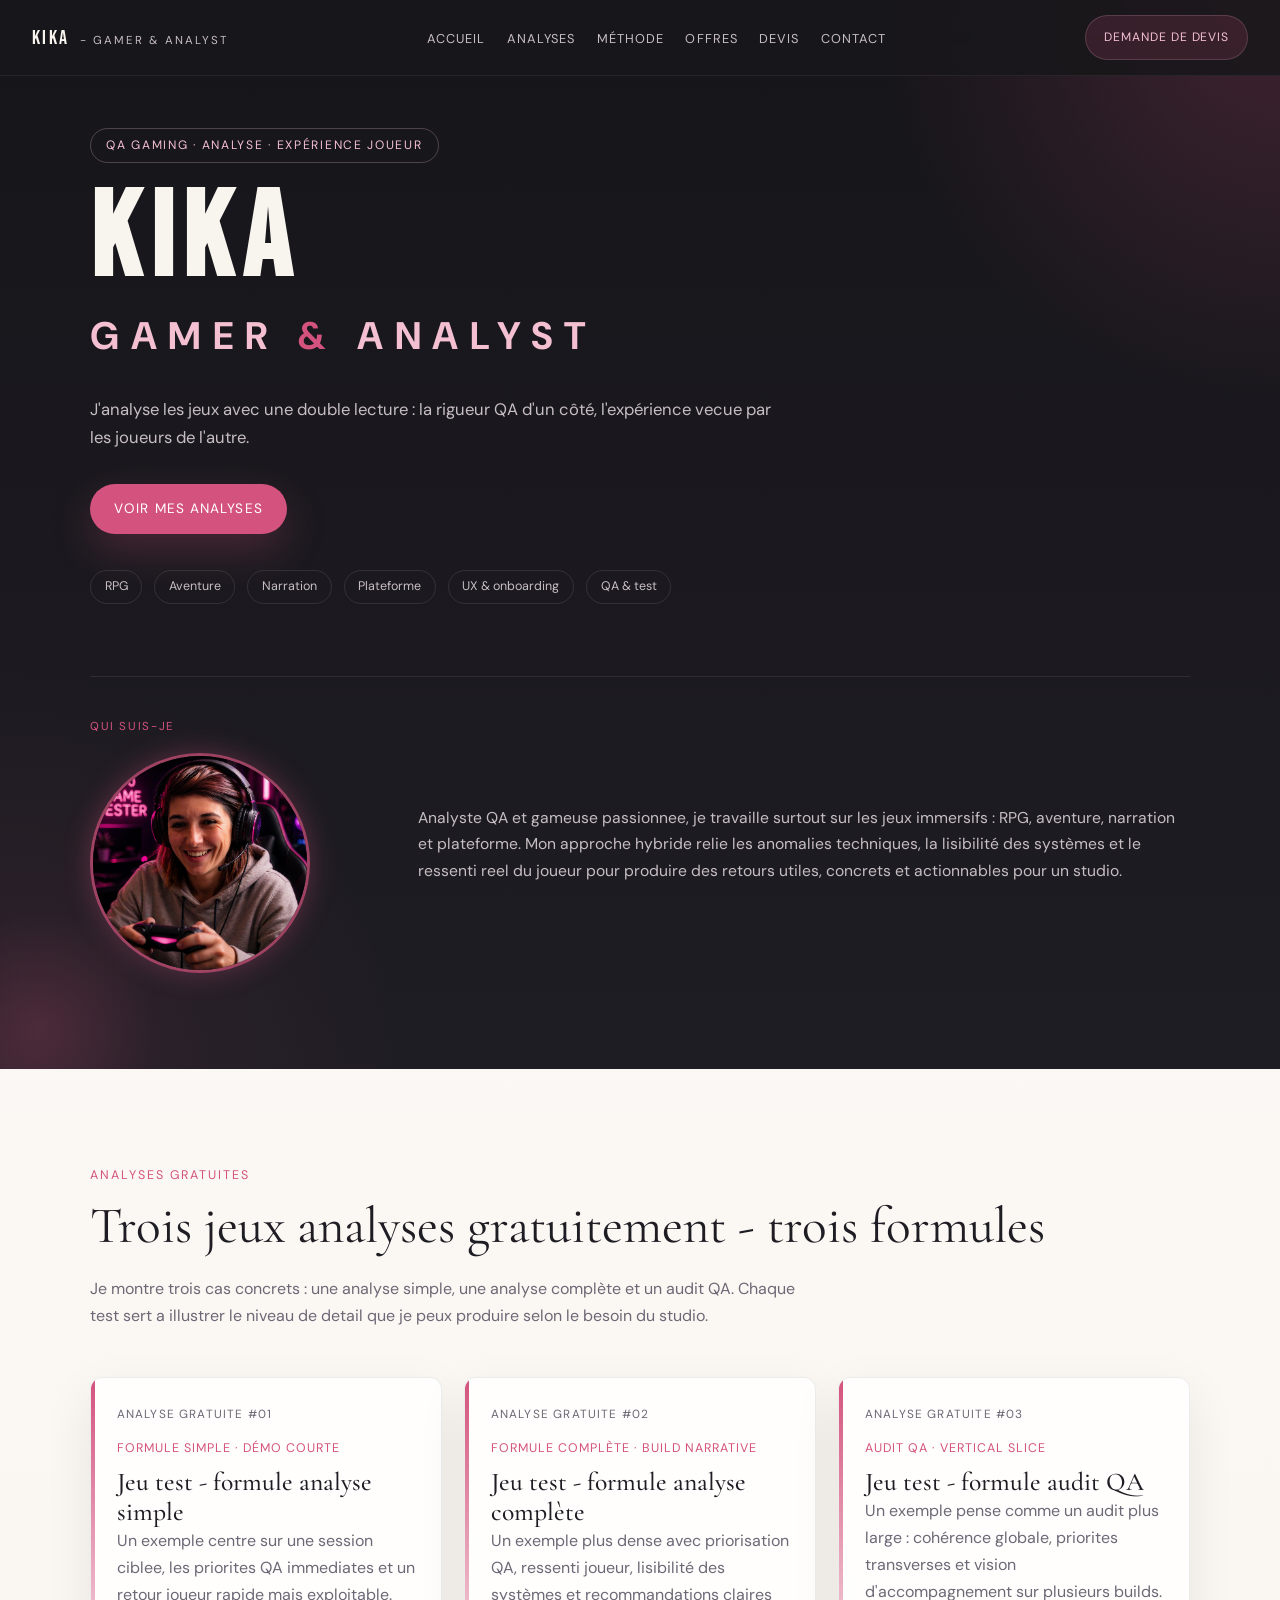
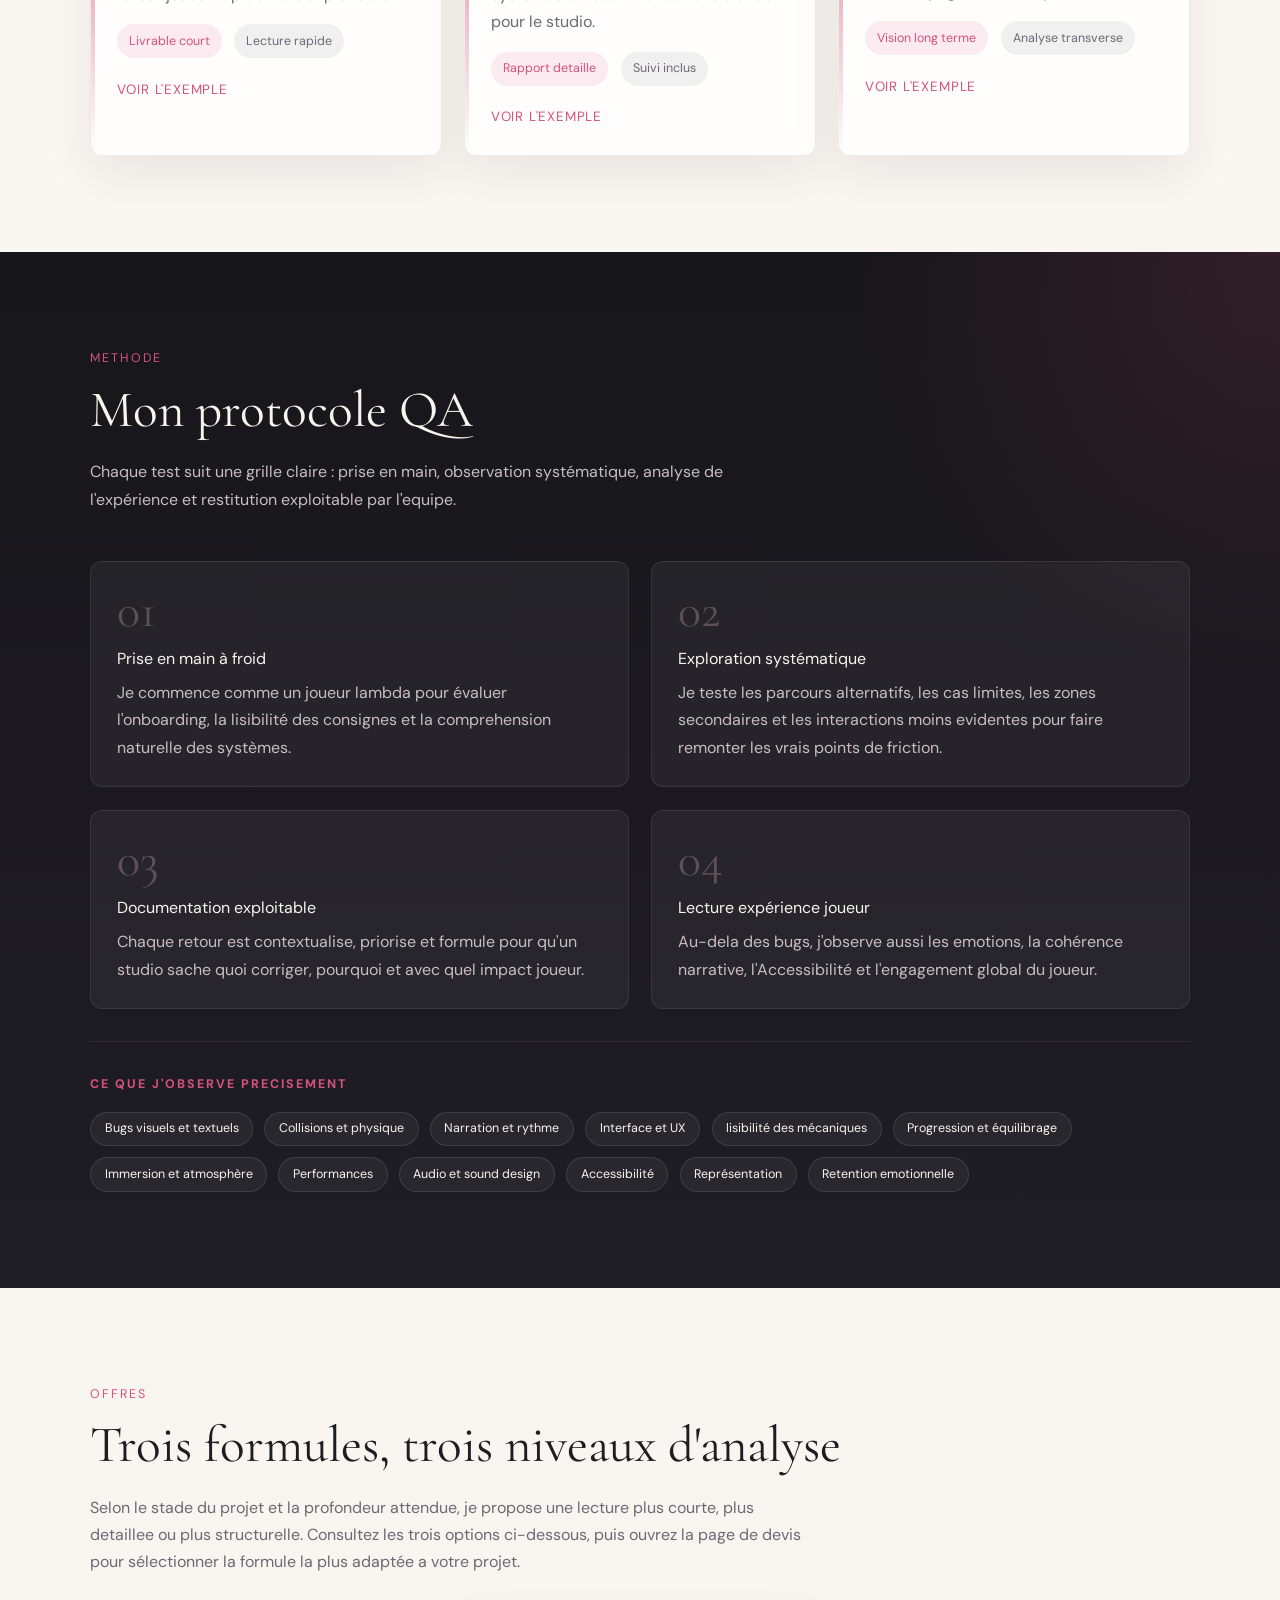
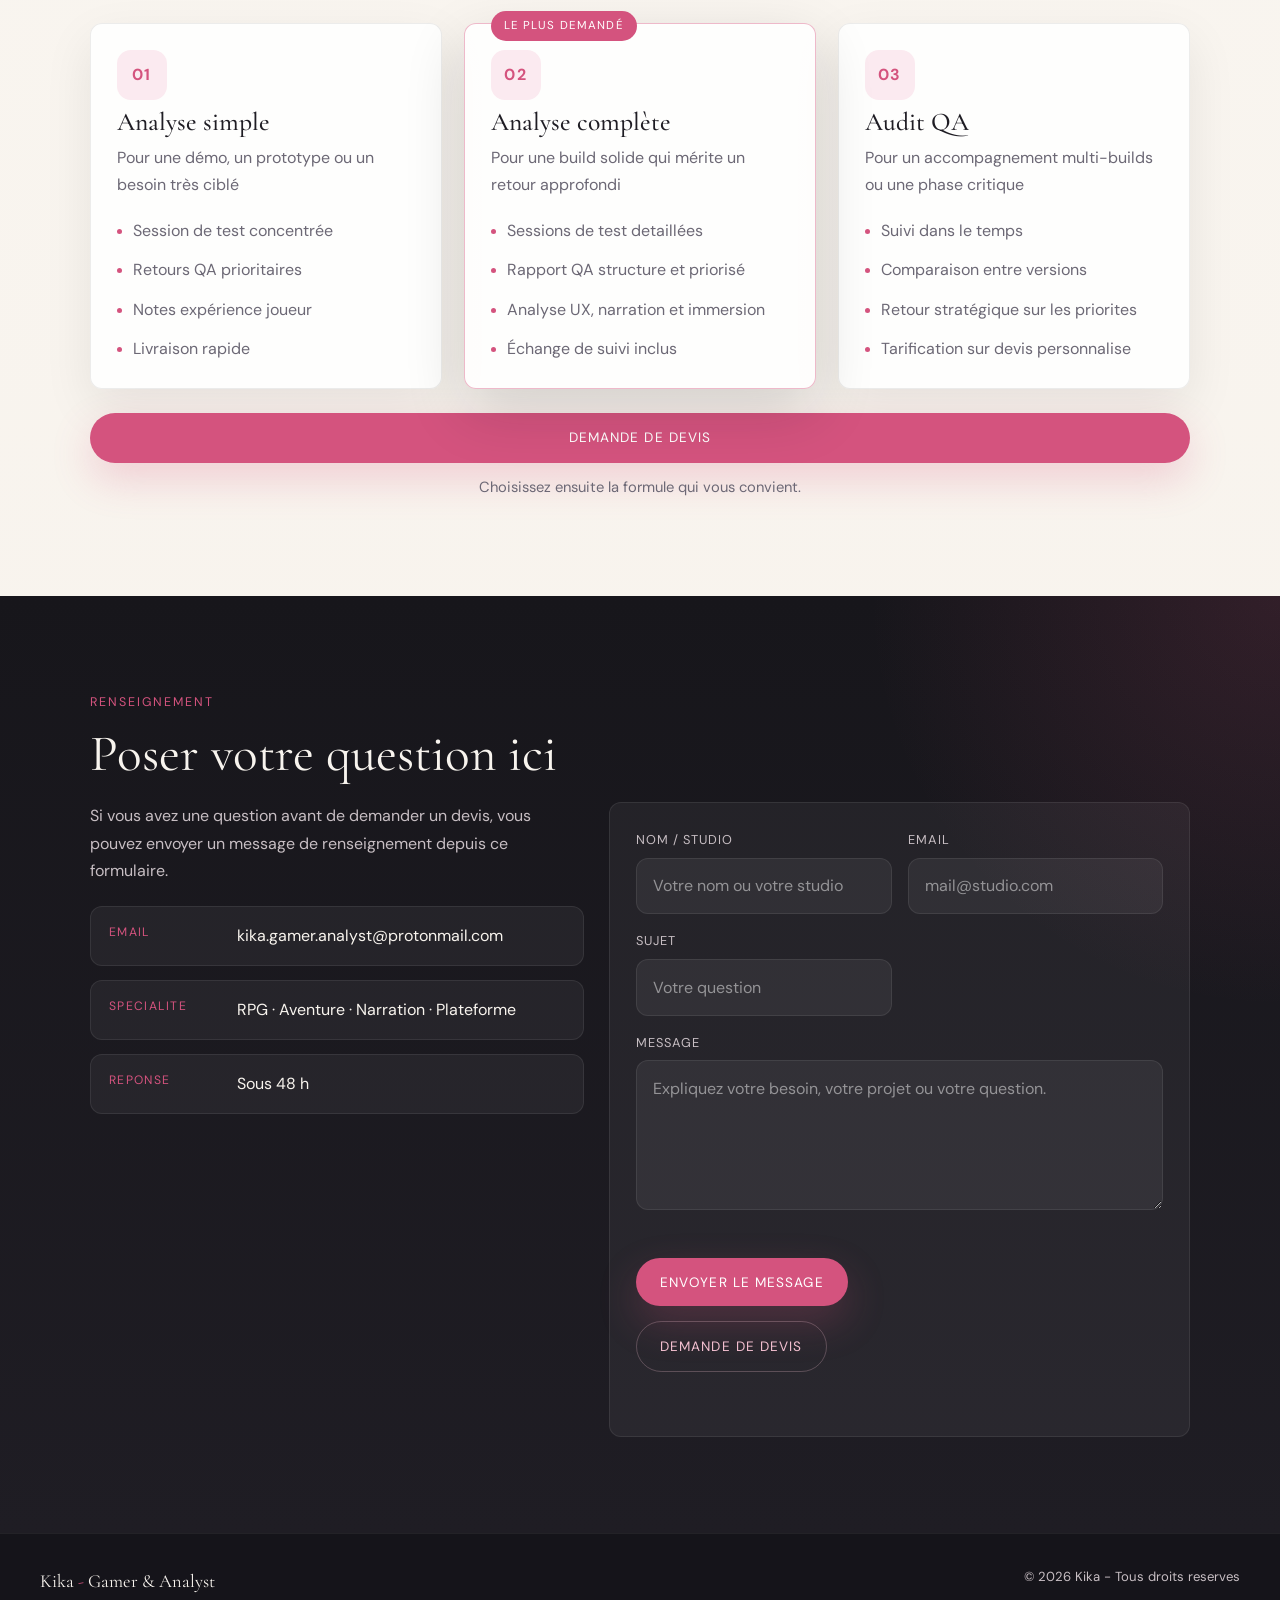
<file: index.html>
<!DOCTYPE html>
<html lang="fr">
<head>
<meta charset="UTF-8" />
<meta name="viewport" content="width=device-width, initial-scale=1.0" />
<title>Kika - Gamer &amp; Analyst</title>
<link rel="preconnect" href="https://fonts.googleapis.com" />
<link rel="preconnect" href="https://fonts.gstatic.com" crossorigin />
<link href="https://fonts.googleapis.com/css2?family=Bebas+Neue&family=Cormorant+Garamond:wght@300;400;500;600&family=DM+Sans:wght@300;400;500;700&display=swap" rel="stylesheet" />
<link rel="stylesheet" href="styles.css" />
<script defer src="script.js"></script>
</head>
<body>

<nav>
  <div class="nav-logo">Kika <span class="nav-sub">- Gamer &amp; Analyst</span></div>
  <ul class="nav-links">
    <li><a href="#accueil">Accueil</a></li>
    <li><a href="#analyses">Analyses</a></li>
    <li><a href="#methode">Méthode</a></li>
    <li><a href="#offres">Offres</a></li>
    <li><a href="devis.html">Devis</a></li>
    <li><a href="#contact">Contact</a></li>
  </ul>
  <div class="nav-actions">
    <a href="devis.html" class="nav-button">Demande de devis</a>
  </div>
</nav>

<section id="accueil">
  <div class="hero-inner">
    <span class="hero-tag">QA gaming &middot; analyse &middot; expérience joueur</span>
    <h1 class="hero-title">
      <span class="hero-name">Kika</span>
      <span class="hero-subtitle">Gamer <span class="hero-slash">&amp;</span> Analyst</span>
    </h1>
    <p class="hero-slogan">
      J'analyse les jeux avec une double lecture : la rigueur QA d'un côté,
      l'expérience vecue par les joueurs de l'autre.
    </p>

    <div class="hero-actions">
      <a href="#analyses" class="button button-primary">Voir mes analyses</a>
    </div>

    <div class="hero-tags">
      <span>RPG</span>
      <span>Aventure</span>
      <span>Narration</span>
      <span>Plateforme</span>
      <span>UX &amp; onboarding</span>
      <span>QA &amp; test</span>
    </div>

    <div class="bio-block">
      <div>
        <p class="bio-label">Qui suis-je</p>
        <div class="logo-container">
          <img src="images/logo.png" alt="Logo Kika" class="logo-circle" />
        </div>
      </div>
      <div>
        <p class="bio-text">
          Analyste QA et gameuse passionnee, je travaille surtout sur les jeux immersifs :
          RPG, aventure, narration et plateforme. Mon approche hybride relie les anomalies
          techniques, la lisibilité des systèmes et le ressenti reel du joueur pour produire
          des retours utiles, concrets et actionnables pour un studio.
        </p>
      </div>
    </div>
  </div>
</section>

<section id="analyses">
  <div class="container">
    <p class="section-label">Analyses gratuites</p>
    <h2 class="section-title">Trois jeux analyses gratuitement - trois formules</h2>
    <p class="section-intro">
      Je montre trois cas concrets : une analyse simple, une analyse complète et un audit QA.
      Chaque test sert a illustrer le niveau de detail que je peux produire selon le besoin du studio.
    </p>

    <div class="articles-grid">
      <article class="article-card article-card-published">
        <p class="article-topline">Analyse gratuite #01</p>
        <p class="article-genre">Formule simple &middot; Démo courte</p>
        <h3 class="article-title">Jeu test - formule analyse simple</h3>
        <p class="article-desc">
          Un exemple centre sur une session ciblee, les priorites QA immediates
          et un retour joueur rapide mais exploitable.
        </p>
        <div class="article-meta">
          <span class="article-score">Livrable court</span>
          <span>Lecture rapide</span>
        </div>
        <a href="analyse-plateforme-poetique.html" class="article-link">Voir l'exemple</a>
      </article>

      <article class="article-card article-card-published">
        <p class="article-topline">Analyse gratuite #02</p>
        <p class="article-genre">Formule complète &middot; Build narrative</p>
        <h3 class="article-title">Jeu test - formule analyse complète</h3>
        <p class="article-desc">
          Un exemple plus dense avec priorisation QA, ressenti joueur,
          lisibilité des systèmes et recommandations claires pour le studio.
        </p>
        <div class="article-meta">
          <span class="article-score">Rapport detaille</span>
          <span>Suivi inclus</span>
        </div>
        <a href="analyse-rpg-narratif.html" class="article-link">Voir l'exemple</a>
      </article>

      <article class="article-card article-card-published">
        <p class="article-topline">Analyse gratuite #03</p>
        <p class="article-genre">Audit QA &middot; Vertical slice</p>
        <h3 class="article-title">Jeu test - formule audit QA</h3>
        <p class="article-desc">
          Un exemple pense comme un audit plus large : cohérence globale,
          priorites transverses et vision d'accompagnement sur plusieurs builds.
        </p>
        <div class="article-meta">
          <span class="article-score">Vision long terme</span>
          <span>Analyse transverse</span>
        </div>
        <a href="analyse-aventure-immersive.html" class="article-link">Voir l'exemple</a>
      </article>
    </div>
  </div>
</section>

<section id="methode" class="section-dark">
  <div class="container">
    <p class="section-label">Methode</p>
    <h2 class="section-title">Mon protocole QA</h2>
    <p class="section-intro">
      Chaque test suit une grille claire : prise en main, observation systématique,
      analyse de l'expérience et restitution exploitable par l'equipe.
    </p>

    <div class="method-grid">
      <article class="method-card">
        <p class="method-num">01</p>
        <p class="method-card-title">Prise en main à froid</p>
        <p class="method-card-text">
          Je commence comme un joueur lambda pour évaluer l'onboarding, la lisibilité
          des consignes et la comprehension naturelle des systèmes.
        </p>
      </article>
      <article class="method-card">
        <p class="method-num">02</p>
        <p class="method-card-title">Exploration systématique</p>
        <p class="method-card-text">
          Je teste les parcours alternatifs, les cas limites, les zones secondaires
          et les interactions moins evidentes pour faire remonter les vrais points de friction.
        </p>
      </article>
      <article class="method-card">
        <p class="method-num">03</p>
        <p class="method-card-title">Documentation exploitable</p>
        <p class="method-card-text">
          Chaque retour est contextualise, priorise et formule pour qu'un studio sache
          quoi corriger, pourquoi et avec quel impact joueur.
        </p>
      </article>
      <article class="method-card">
        <p class="method-num">04</p>
        <p class="method-card-title">Lecture expérience joueur</p>
        <p class="method-card-text">
          Au-dela des bugs, j'observe aussi les emotions, la cohérence narrative,
          l'Accessibilité et l'engagement global du joueur.
        </p>
      </article>
    </div>

    <div class="method-criteria">
      <h3>Ce que j'observe precisement</h3>
      <div class="criteria-list">
        <span class="criteria-pill">Bugs visuels et textuels</span>
        <span class="criteria-pill">Collisions et physique</span>
        <span class="criteria-pill">Narration et rythme</span>
        <span class="criteria-pill">Interface et UX</span>
        <span class="criteria-pill">lisibilité des mécaniques</span>
        <span class="criteria-pill">Progression et équilibrage</span>
        <span class="criteria-pill">Immersion et atmosphère</span>
        <span class="criteria-pill">Performances</span>
        <span class="criteria-pill">Audio et sound design</span>
        <span class="criteria-pill">Accessibilité</span>
        <span class="criteria-pill">Représentation</span>
        <span class="criteria-pill">Retention emotionnelle</span>
      </div>
    </div>
  </div>
</section>

<section id="offres">
  <div class="container">
    <p class="section-label">Offres</p>
    <h2 class="section-title">Trois formules, trois niveaux d'analyse</h2>
    <p class="section-intro">
      Selon le stade du projet et la profondeur attendue, je propose une lecture plus
      courte, plus detaillee ou plus structurelle. Consultez les trois options ci-dessous,
      puis ouvrez la page de devis pour sélectionner la formule la plus adaptée a votre projet.
    </p>

    <div class="offers-grid">
      <article class="offer-card">
        <div class="offer-icon">01</div>
        <h3 class="offer-name">Analyse simple</h3>
        <p class="offer-sub">Pour une démo, un prototype ou un besoin très ciblé</p>
        <ul class="offer-features">
          <li>Session de test concentrée</li>
          <li>Retours QA prioritaires</li>
          <li>Notes expérience joueur</li>
          <li>Livraison rapide</li>
        </ul>
      </article>

      <article class="offer-card featured">
        <div class="offer-badge">Le plus demandé</div>
        <div class="offer-icon">02</div>
        <h3 class="offer-name">Analyse complète</h3>
        <p class="offer-sub">Pour une build solide qui mérite un retour approfondi</p>
        <ul class="offer-features">
          <li>Sessions de test detaillées</li>
          <li>Rapport QA structure et priorisé</li>
          <li>Analyse UX, narration et immersion</li>
          <li>Échange de suivi inclus</li>
        </ul>
      </article>

      <article class="offer-card">
        <div class="offer-icon">03</div>
        <h3 class="offer-name">Audit QA</h3>
        <p class="offer-sub">Pour un accompagnement multi-builds ou une phase critique</p>
        <ul class="offer-features">
          <li>Suivi dans le temps</li>
          <li>Comparaison entre versions</li>
          <li>Retour stratégique sur les priorites</li>
          <li>Tarification sur devis personnalise</li>
        </ul>
      </article>
    </div>

    <div class="offers-cta-bar">
      <a href="devis.html" class="button button-primary offers-cta-button">Demande de devis</a>
      <p class="offers-cta-note">Choisissez ensuite la formule qui vous convient.</p>
    </div>
  </div>
</section>

<section id="contact" class="section-dark">
  <div class="container">
    <p class="section-label">Renseignement</p>
    <h2 class="section-title">Poser votre question ici</h2>

    <div class="contact-inner">
      <div class="contact-info">
        <p>
          Si vous avez une question avant de demander un devis, vous pouvez envoyer
          un message de renseignement depuis ce formulaire.
        </p>
        <div class="contact-detail">
          <div class="contact-item">
            <span class="contact-item-label">Email</span>
            <span class="contact-item-value">kika.gamer.analyst@protonmail.com</span>
          </div>
          <div class="contact-item">
            <span class="contact-item-label">Specialite</span>
            <span class="contact-item-value">RPG &middot; Aventure &middot; Narration &middot; Plateforme</span>
          </div>
          <div class="contact-item">
            <span class="contact-item-label">Reponse</span>
            <span class="contact-item-value">Sous 48 h</span>
          </div>
        </div>
      </div>

      <form class="contact-form" data-contact-form>
        <label class="contact-field">
          <span>Nom / studio</span>
          <input type="text" name="name" placeholder="Votre nom ou votre studio" required />
        </label>

        <label class="contact-field">
          <span>Email</span>
          <input type="email" name="email" placeholder="mail@studio.com" required />
        </label>

        <label class="contact-field">
          <span>Sujet</span>
          <input type="text" name="subject" placeholder="Votre question" required />
        </label>

        <label class="contact-field contact-field-full">
          <span>Message</span>
          <textarea name="message" placeholder="Expliquez votre besoin, votre projet ou votre question." required></textarea>
        </label>

        <div class="contact-actions">
          <button type="submit" class="button button-primary">Envoyer le message</button>
          <a href="devis.html" class="button button-secondary">Demande de devis</a>
        </div>
        <p class="contact-note" data-contact-status aria-live="polite"></p>
      </form>
    </div>
  </div>
</section>

<footer>
  <div class="footer-name">Kika <span>-</span> Gamer &amp; Analyst</div>
  <div class="footer-copy">&copy; 2026 Kika - Tous droits reserves</div>
</footer>

</body>
</html>
</file>
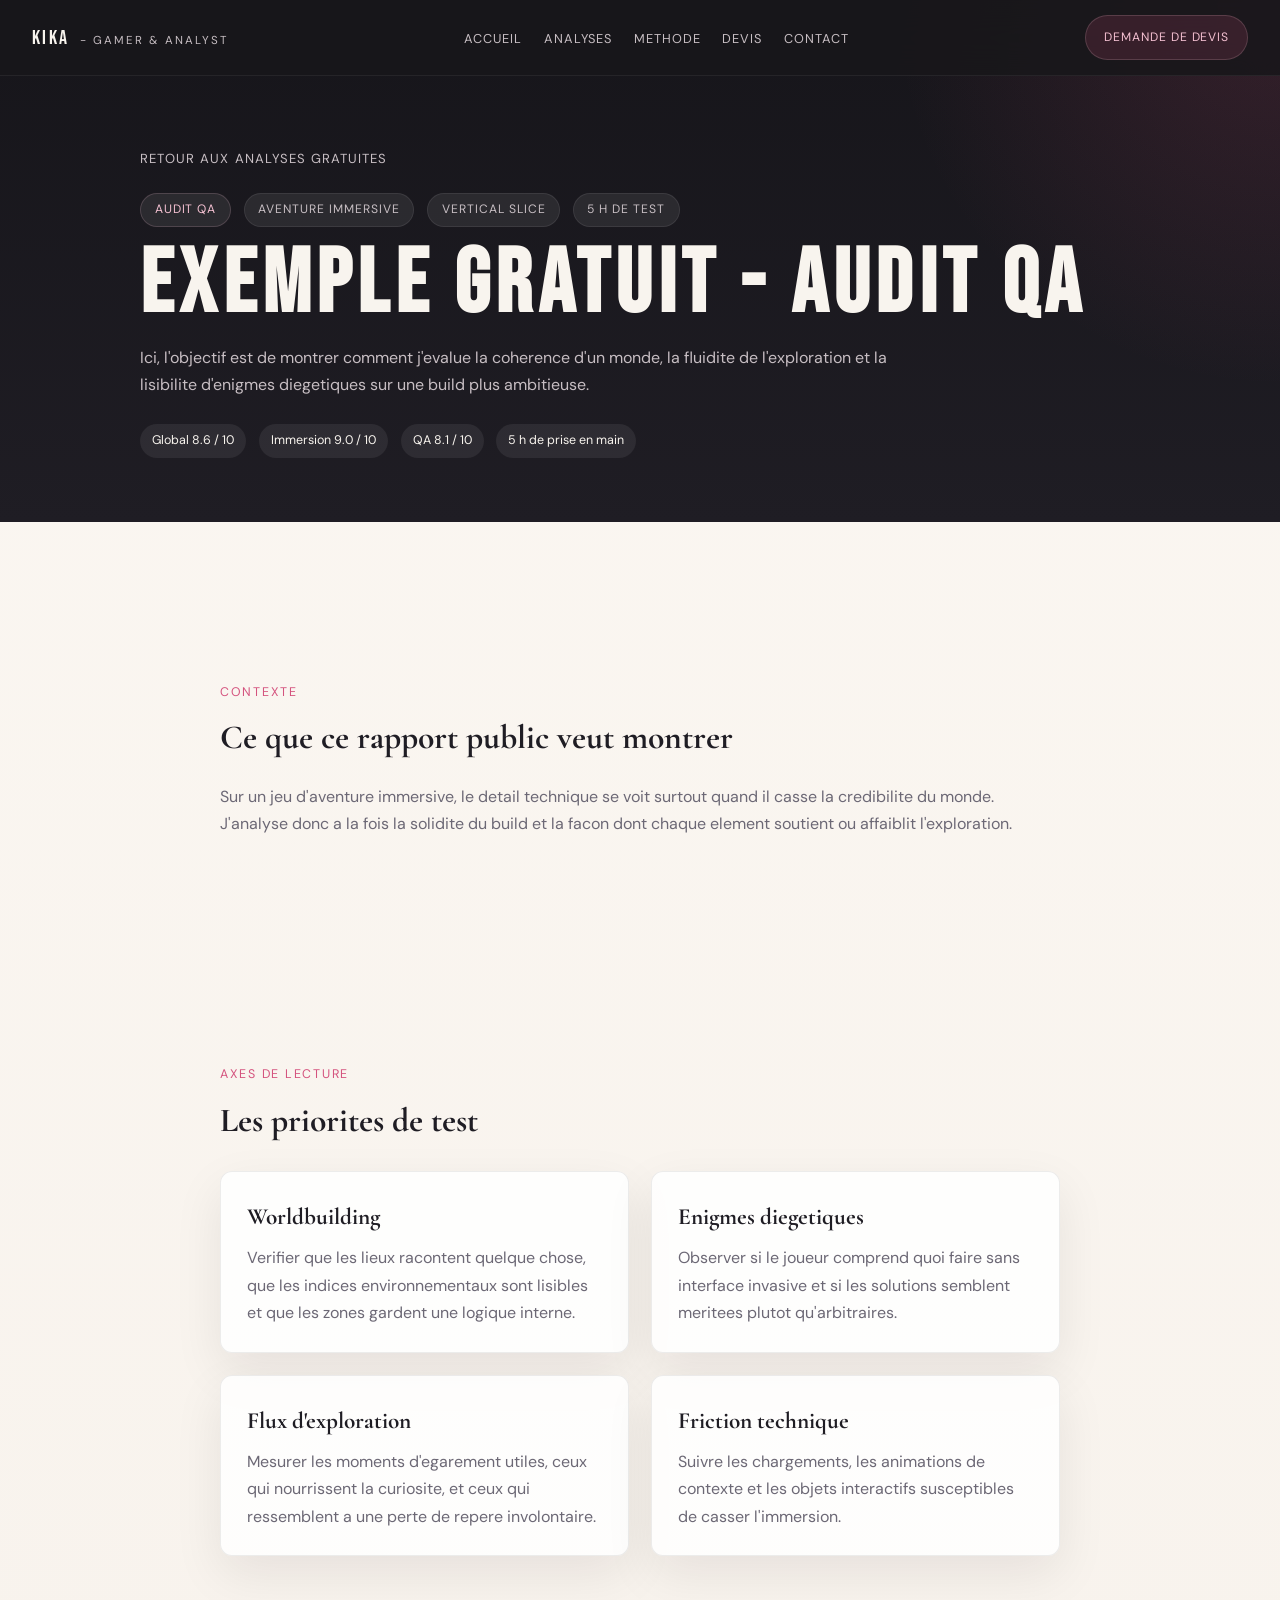
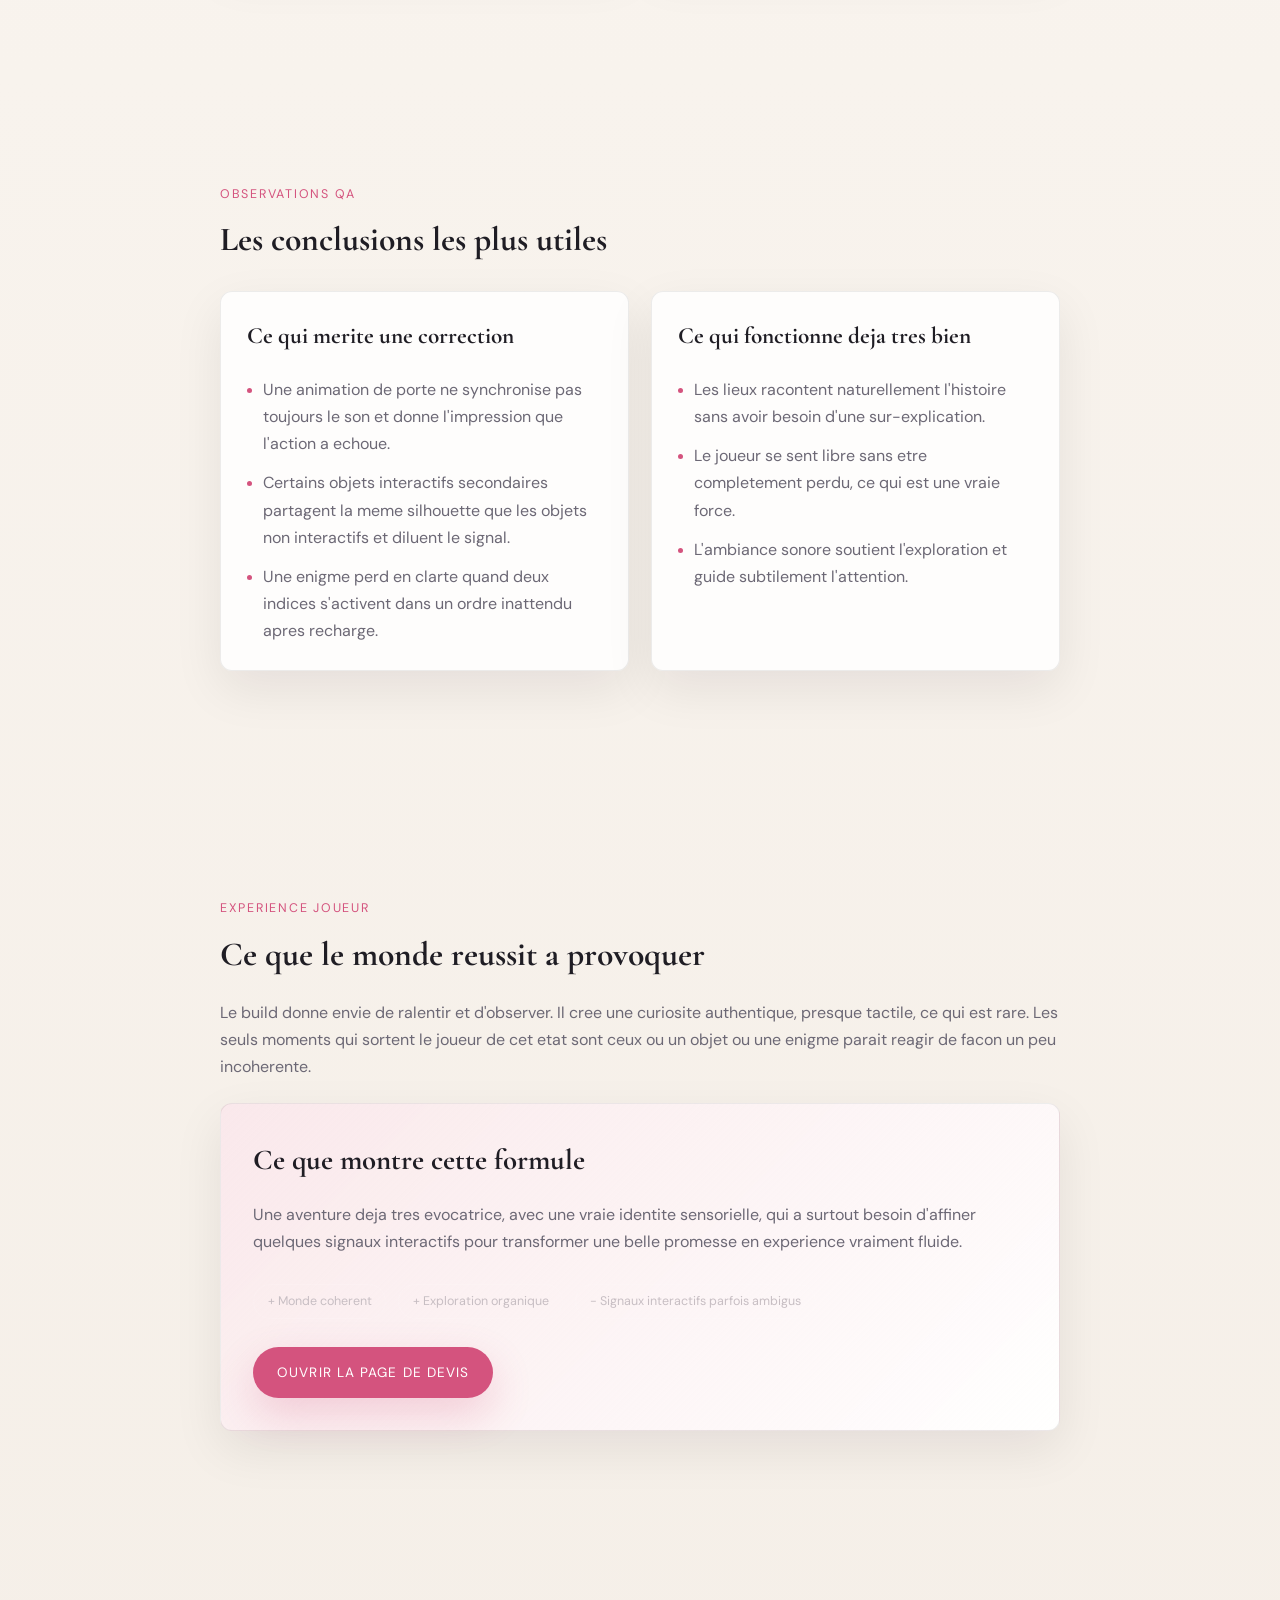
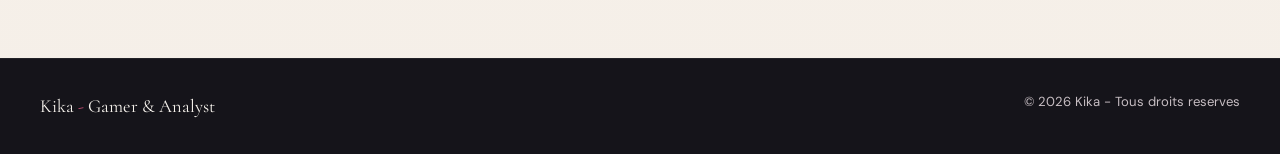
<file: analyse-aventure-immersive.html>
<!DOCTYPE html>
<html lang="fr">
<head>
<meta charset="UTF-8" />
<meta name="viewport" content="width=device-width, initial-scale=1.0" />
<title>Exemple de rapport - Aventure immersive | Kika</title>
<link rel="preconnect" href="https://fonts.googleapis.com" />
<link rel="preconnect" href="https://fonts.gstatic.com" crossorigin />
<link href="https://fonts.googleapis.com/css2?family=Bebas+Neue&family=Cormorant+Garamond:wght@300;400;500;600&family=DM+Sans:wght@300;400;500;700&display=swap" rel="stylesheet" />
<link rel="stylesheet" href="styles.css" />
</head>
<body class="article-page">

<nav>
  <div class="nav-logo">Kika <span class="nav-sub">- Gamer &amp; Analyst</span></div>
  <ul class="nav-links">
    <li><a href="index.html#accueil">Accueil</a></li>
    <li><a href="index.html#analyses">Analyses</a></li>
    <li><a href="index.html#methode">Methode</a></li>
    <li><a href="devis.html">Devis</a></li>
    <li><a href="index.html#contact">Contact</a></li>
  </ul>
  <div class="nav-actions">
    <a href="devis.html" class="nav-button">Demande de devis</a>
  </div>
</nav>

<header class="article-header">
  <div class="article-header-inner">
    <a href="index.html#analyses" class="article-back">Retour aux analyses gratuites</a>
    <div class="article-meta-row">
      <span class="article-pill primary">Audit QA</span>
      <span class="article-pill">Aventure immersive</span>
      <span class="article-pill">Vertical slice</span>
      <span class="article-pill">5 h de test</span>
    </div>
    <h1>Exemple gratuit - audit QA</h1>
    <p>
      Ici, l'objectif est de montrer comment j'evalue la coherence d'un monde, la fluidite
      de l'exploration et la lisibilite d'enigmes diegetiques sur une build plus ambitieuse.
    </p>
    <div class="article-score-grid">
      <span class="article-score">Global 8.6 / 10</span>
      <span class="article-score">Immersion 9.0 / 10</span>
      <span class="article-score">QA 8.1 / 10</span>
      <span class="article-score">5 h de prise en main</span>
    </div>
  </div>
</header>

<main class="article-main">
  <section class="article-section">
    <p class="article-section-label">Contexte</p>
    <h2>Ce que ce rapport public veut montrer</h2>
    <p class="article-copy">
      Sur un jeu d'aventure immersive, le detail technique se voit surtout quand il casse
      la credibilite du monde. J'analyse donc a la fois la solidite du build et la facon
      dont chaque element soutient ou affaiblit l'exploration.
    </p>
  </section>

  <section class="article-section">
    <p class="article-section-label">Axes de lecture</p>
    <h2>Les priorites de test</h2>
    <div class="article-cards">
      <article class="article-panel">
        <h3>Worldbuilding</h3>
        <p>Verifier que les lieux racontent quelque chose, que les indices environnementaux sont lisibles et que les zones gardent une logique interne.</p>
      </article>
      <article class="article-panel">
        <h3>Enigmes diegetiques</h3>
        <p>Observer si le joueur comprend quoi faire sans interface invasive et si les solutions semblent meritees plutot qu'arbitraires.</p>
      </article>
      <article class="article-panel">
        <h3>Flux d'exploration</h3>
        <p>Mesurer les moments d'egarement utiles, ceux qui nourrissent la curiosite, et ceux qui ressemblent a une perte de repere involontaire.</p>
      </article>
      <article class="article-panel">
        <h3>Friction technique</h3>
        <p>Suivre les chargements, les animations de contexte et les objets interactifs susceptibles de casser l'immersion.</p>
      </article>
    </div>
  </section>

  <section class="article-section">
    <p class="article-section-label">Observations QA</p>
    <h2>Les conclusions les plus utiles</h2>
    <div class="article-columns">
      <article class="article-panel">
        <h3>Ce qui merite une correction</h3>
        <ul class="article-list">
          <li>Une animation de porte ne synchronise pas toujours le son et donne l'impression que l'action a echoue.</li>
          <li>Certains objets interactifs secondaires partagent la meme silhouette que les objets non interactifs et diluent le signal.</li>
          <li>Une enigme perd en clarte quand deux indices s'activent dans un ordre inattendu apres recharge.</li>
        </ul>
      </article>
      <article class="article-panel">
        <h3>Ce qui fonctionne deja tres bien</h3>
        <ul class="article-list">
          <li>Les lieux racontent naturellement l'histoire sans avoir besoin d'une sur-explication.</li>
          <li>Le joueur se sent libre sans etre completement perdu, ce qui est une vraie force.</li>
          <li>L'ambiance sonore soutient l'exploration et guide subtilement l'attention.</li>
        </ul>
      </article>
    </div>
  </section>

  <section class="article-section">
    <p class="article-section-label">Experience joueur</p>
    <h2>Ce que le monde reussit a provoquer</h2>
    <p class="article-copy">
      Le build donne envie de ralentir et d'observer. Il cree une curiosite authentique,
      presque tactile, ce qui est rare. Les seuls moments qui sortent le joueur de cet etat
      sont ceux ou un objet ou une enigme parait reagir de facon un peu incoherente.
    </p>
    <div class="article-final">
      <h3>Ce que montre cette formule</h3>
      <p class="article-copy">
        Une aventure deja tres evocatrice, avec une vraie identite sensorielle, qui a surtout
        besoin d'affiner quelques signaux interactifs pour transformer une belle promesse en
        experience vraiment fluide.
      </p>
      <div class="hero-tags article-cta">
        <span>+ Monde coherent</span>
        <span>+ Exploration organique</span>
        <span>- Signaux interactifs parfois ambigus</span>
      </div>
      <a href="devis.html" class="button button-primary article-cta">Ouvrir la page de devis</a>
    </div>
  </section>
</main>

<footer>
  <div class="footer-name">Kika <span>-</span> Gamer &amp; Analyst</div>
  <div class="footer-copy">&copy; 2026 Kika - Tous droits reserves</div>
</footer>

</body>
</html>
</file>
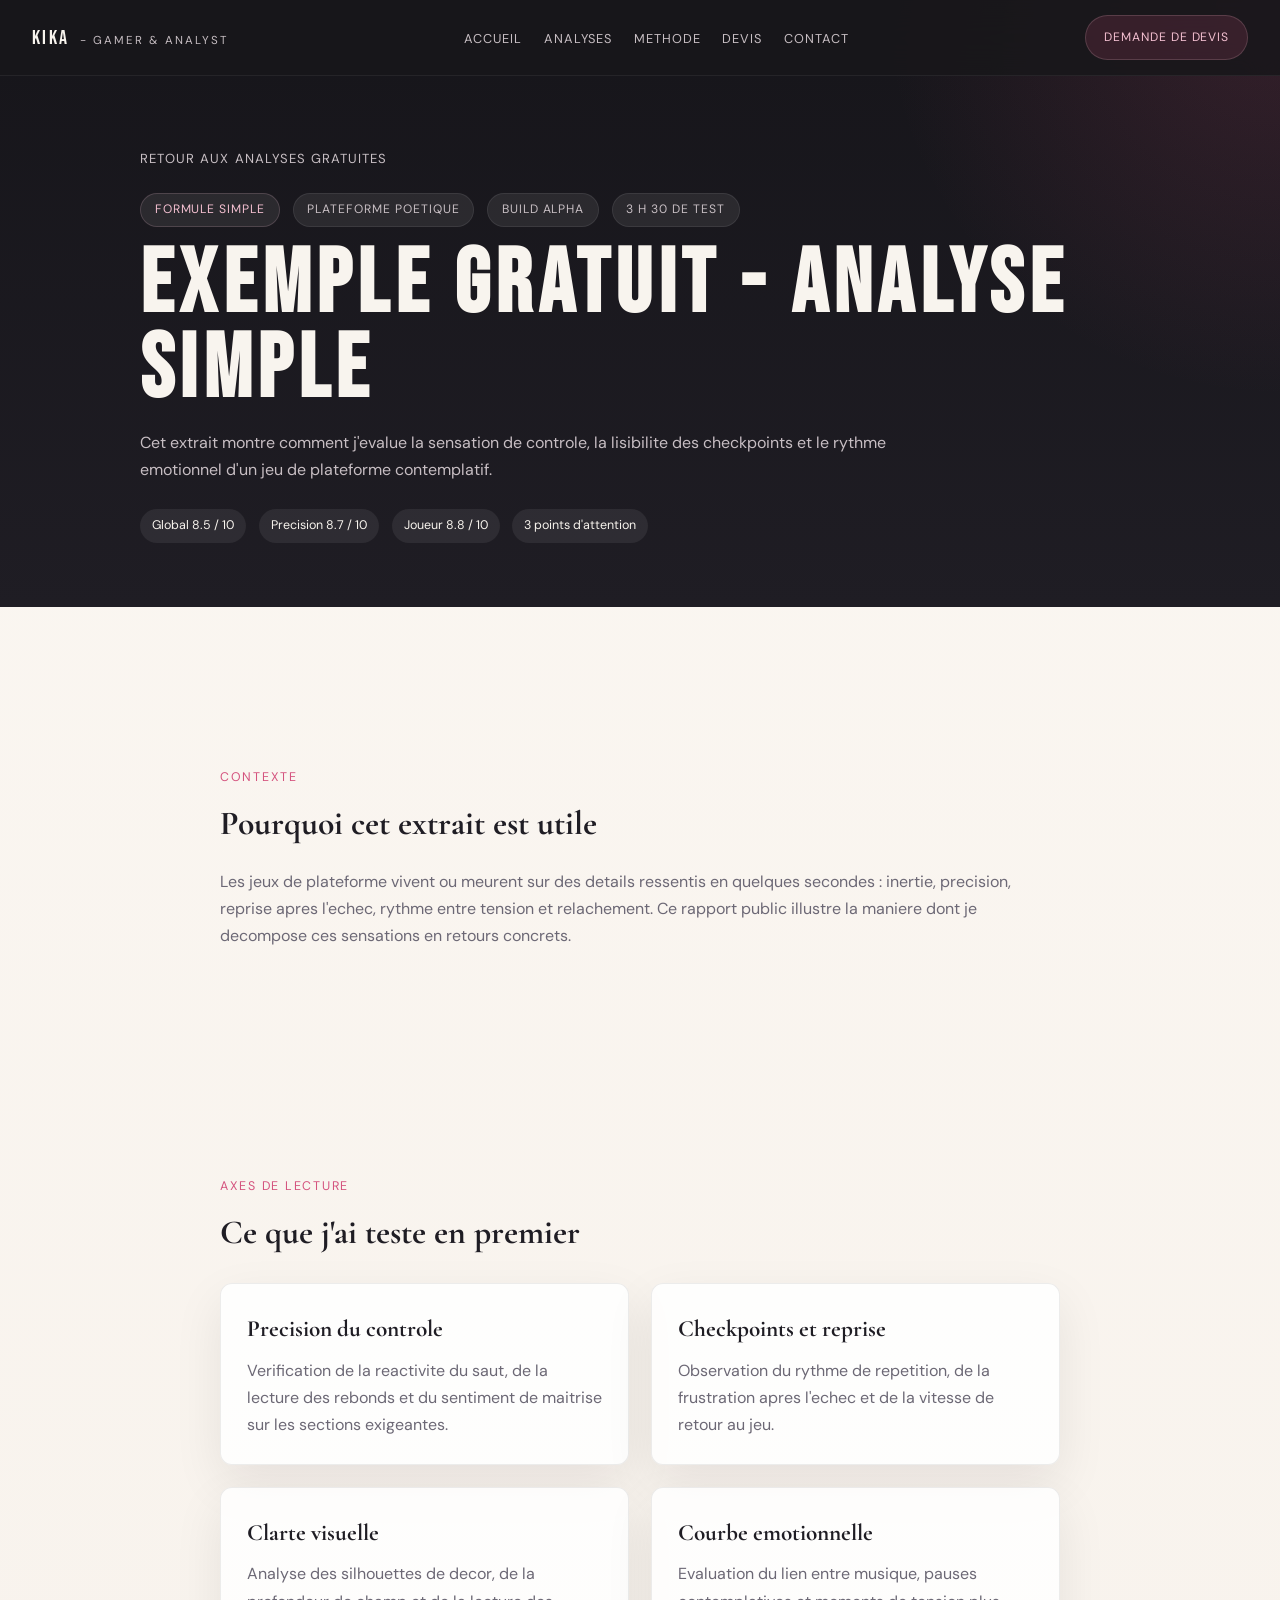
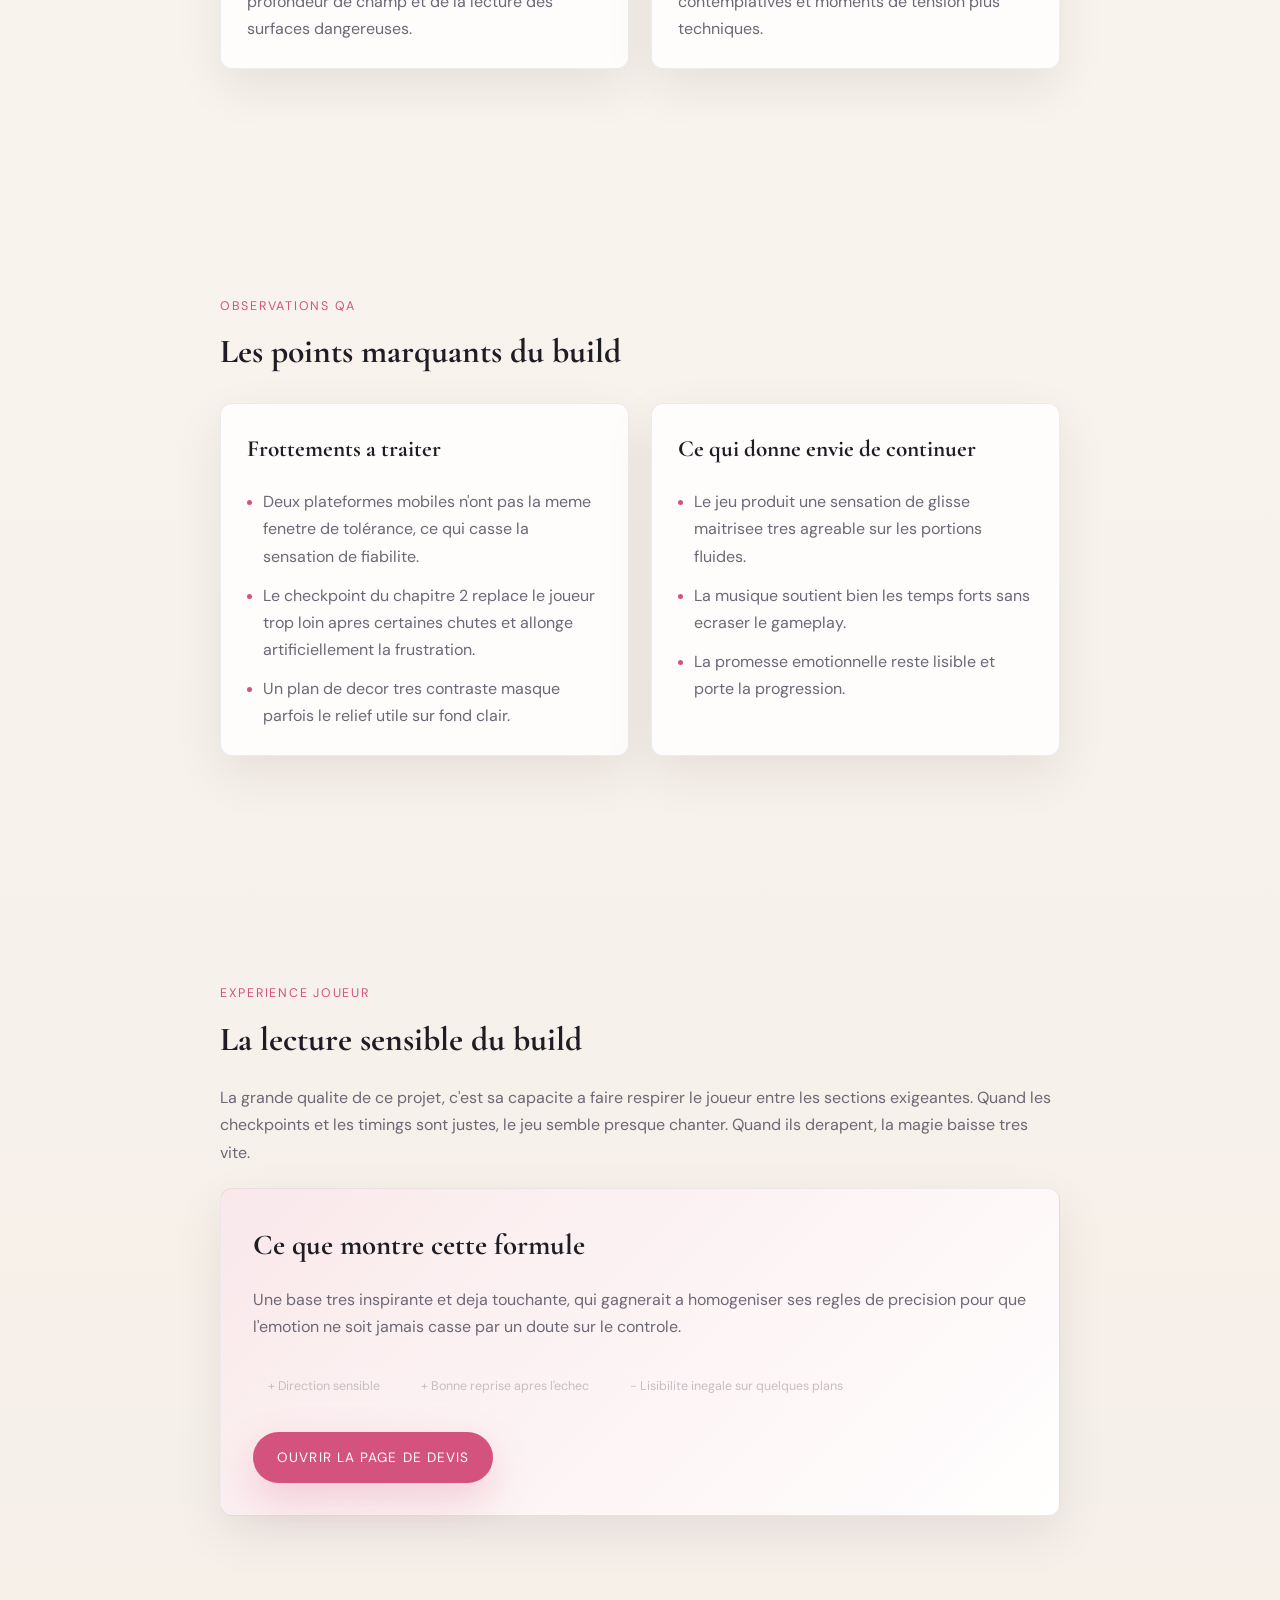
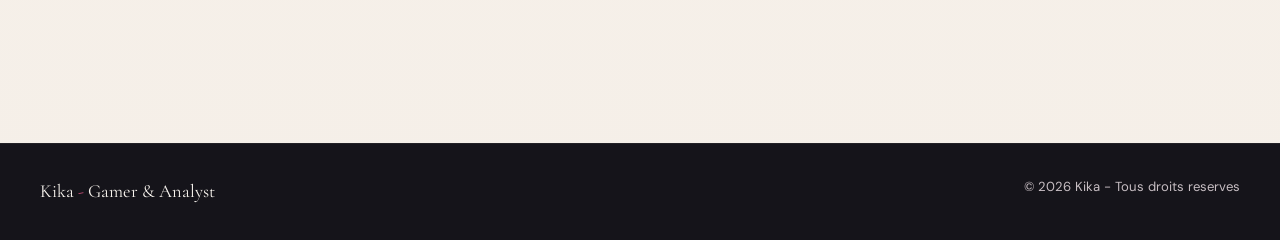
<file: analyse-plateforme-poetique.html>
<!DOCTYPE html>
<html lang="fr">
<head>
<meta charset="UTF-8" />
<meta name="viewport" content="width=device-width, initial-scale=1.0" />
<title>Exemple de rapport - Plateforme poetique | Kika</title>
<link rel="preconnect" href="https://fonts.googleapis.com" />
<link rel="preconnect" href="https://fonts.gstatic.com" crossorigin />
<link href="https://fonts.googleapis.com/css2?family=Bebas+Neue&family=Cormorant+Garamond:wght@300;400;500;600&family=DM+Sans:wght@300;400;500;700&display=swap" rel="stylesheet" />
<link rel="stylesheet" href="styles.css" />
</head>
<body class="article-page">

<nav>
  <div class="nav-logo">Kika <span class="nav-sub">- Gamer &amp; Analyst</span></div>
  <ul class="nav-links">
    <li><a href="index.html#accueil">Accueil</a></li>
    <li><a href="index.html#analyses">Analyses</a></li>
    <li><a href="index.html#methode">Methode</a></li>
    <li><a href="devis.html">Devis</a></li>
    <li><a href="index.html#contact">Contact</a></li>
  </ul>
  <div class="nav-actions">
    <a href="devis.html" class="nav-button">Demande de devis</a>
  </div>
</nav>

<header class="article-header">
  <div class="article-header-inner">
    <a href="index.html#analyses" class="article-back">Retour aux analyses gratuites</a>
    <div class="article-meta-row">
      <span class="article-pill primary">Formule simple</span>
      <span class="article-pill">Plateforme poetique</span>
      <span class="article-pill">Build alpha</span>
      <span class="article-pill">3 h 30 de test</span>
    </div>
    <h1>Exemple gratuit - analyse simple</h1>
    <p>
      Cet extrait montre comment j'evalue la sensation de controle, la lisibilite
      des checkpoints et le rythme emotionnel d'un jeu de plateforme contemplatif.
    </p>
    <div class="article-score-grid">
      <span class="article-score">Global 8.5 / 10</span>
      <span class="article-score">Precision 8.7 / 10</span>
      <span class="article-score">Joueur 8.8 / 10</span>
      <span class="article-score">3 points d'attention</span>
    </div>
  </div>
</header>

<main class="article-main">
  <section class="article-section">
    <p class="article-section-label">Contexte</p>
    <h2>Pourquoi cet extrait est utile</h2>
    <p class="article-copy">
      Les jeux de plateforme vivent ou meurent sur des details ressentis en quelques secondes :
      inertie, precision, reprise apres l'echec, rythme entre tension et relachement. Ce rapport
      public illustre la maniere dont je decompose ces sensations en retours concrets.
    </p>
  </section>

  <section class="article-section">
    <p class="article-section-label">Axes de lecture</p>
    <h2>Ce que j'ai teste en premier</h2>
    <div class="article-cards">
      <article class="article-panel">
        <h3>Precision du controle</h3>
        <p>Verification de la reactivite du saut, de la lecture des rebonds et du sentiment de maitrise sur les sections exigeantes.</p>
      </article>
      <article class="article-panel">
        <h3>Checkpoints et reprise</h3>
        <p>Observation du rythme de repetition, de la frustration apres l'echec et de la vitesse de retour au jeu.</p>
      </article>
      <article class="article-panel">
        <h3>Clarte visuelle</h3>
        <p>Analyse des silhouettes de decor, de la profondeur de champ et de la lecture des surfaces dangereuses.</p>
      </article>
      <article class="article-panel">
        <h3>Courbe emotionnelle</h3>
        <p>Evaluation du lien entre musique, pauses contemplatives et moments de tension plus techniques.</p>
      </article>
    </div>
  </section>

  <section class="article-section">
    <p class="article-section-label">Observations QA</p>
    <h2>Les points marquants du build</h2>
    <div class="article-columns">
      <article class="article-panel">
        <h3>Frottements a traiter</h3>
        <ul class="article-list">
          <li>Deux plateformes mobiles n'ont pas la meme fenetre de tolérance, ce qui casse la sensation de fiabilite.</li>
          <li>Le checkpoint du chapitre 2 replace le joueur trop loin apres certaines chutes et allonge artificiellement la frustration.</li>
          <li>Un plan de decor tres contraste masque parfois le relief utile sur fond clair.</li>
        </ul>
      </article>
      <article class="article-panel">
        <h3>Ce qui donne envie de continuer</h3>
        <ul class="article-list">
          <li>Le jeu produit une sensation de glisse maitrisee tres agreable sur les portions fluides.</li>
          <li>La musique soutient bien les temps forts sans ecraser le gameplay.</li>
          <li>La promesse emotionnelle reste lisible et porte la progression.</li>
        </ul>
      </article>
    </div>
  </section>

  <section class="article-section">
    <p class="article-section-label">Experience joueur</p>
    <h2>La lecture sensible du build</h2>
    <p class="article-copy">
      La grande qualite de ce projet, c'est sa capacite a faire respirer le joueur entre
      les sections exigeantes. Quand les checkpoints et les timings sont justes, le jeu
      semble presque chanter. Quand ils derapent, la magie baisse tres vite.
    </p>
    <div class="article-final">
      <h3>Ce que montre cette formule</h3>
      <p class="article-copy">
        Une base tres inspirante et deja touchante, qui gagnerait a homogeniser ses regles
        de precision pour que l'emotion ne soit jamais casse par un doute sur le controle.
      </p>
      <div class="hero-tags article-cta">
        <span>+ Direction sensible</span>
        <span>+ Bonne reprise apres l'echec</span>
        <span>- Lisibilite inegale sur quelques plans</span>
      </div>
      <a href="devis.html" class="button button-primary article-cta">Ouvrir la page de devis</a>
    </div>
  </section>
</main>

<footer>
  <div class="footer-name">Kika <span>-</span> Gamer &amp; Analyst</div>
  <div class="footer-copy">&copy; 2026 Kika - Tous droits reserves</div>
</footer>

</body>
</html>
</file>
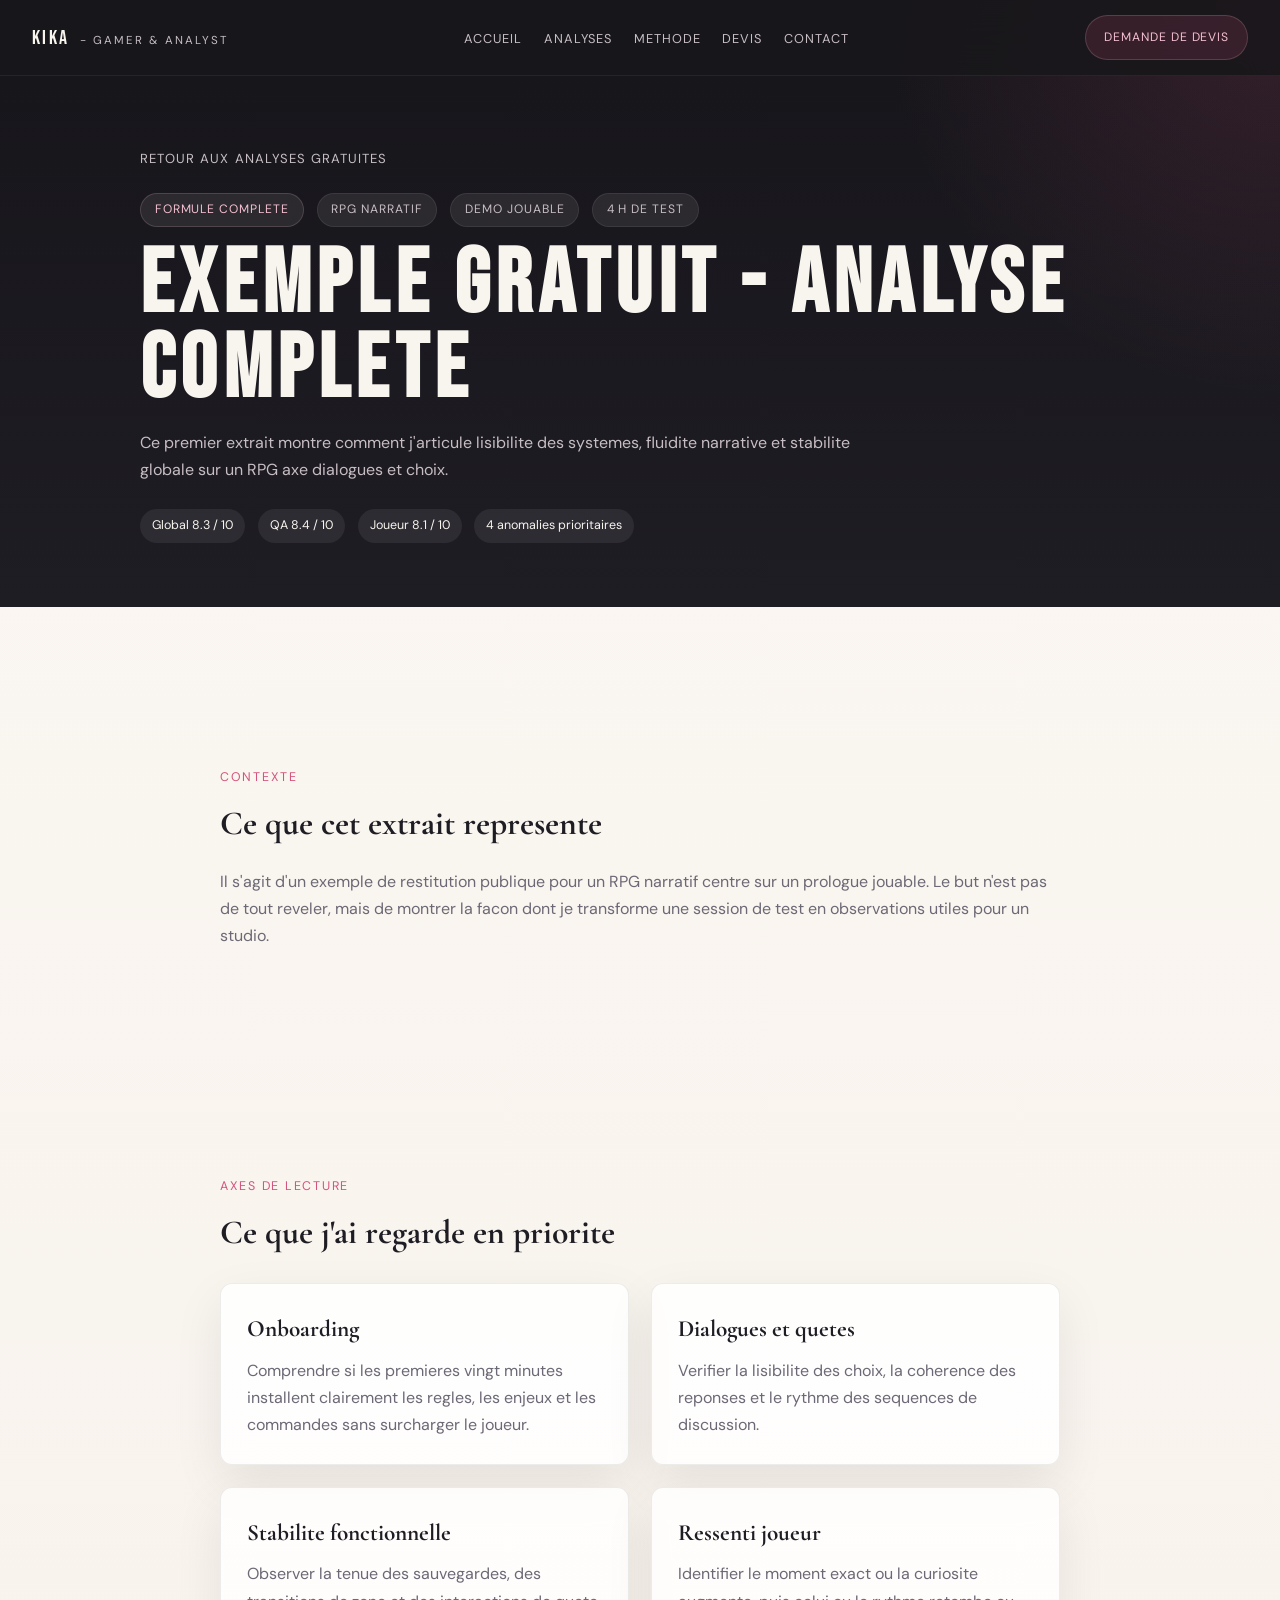
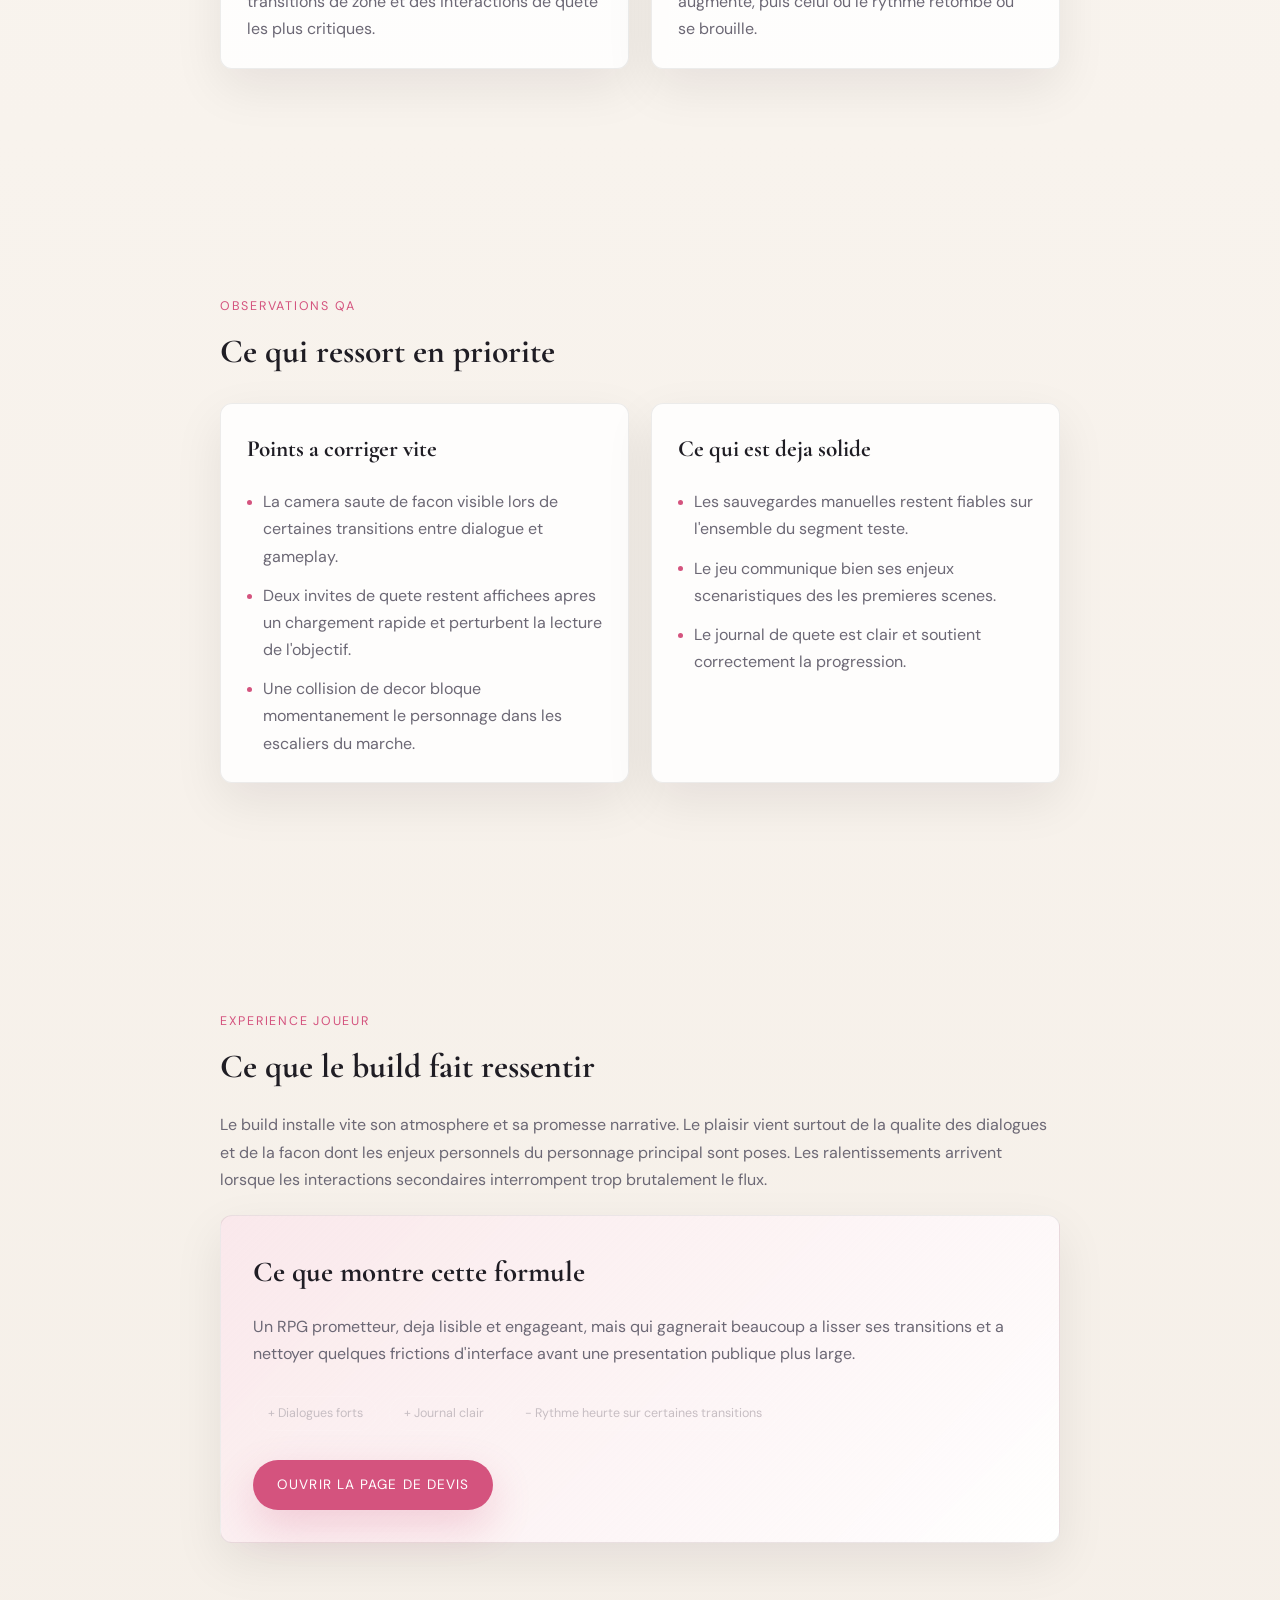
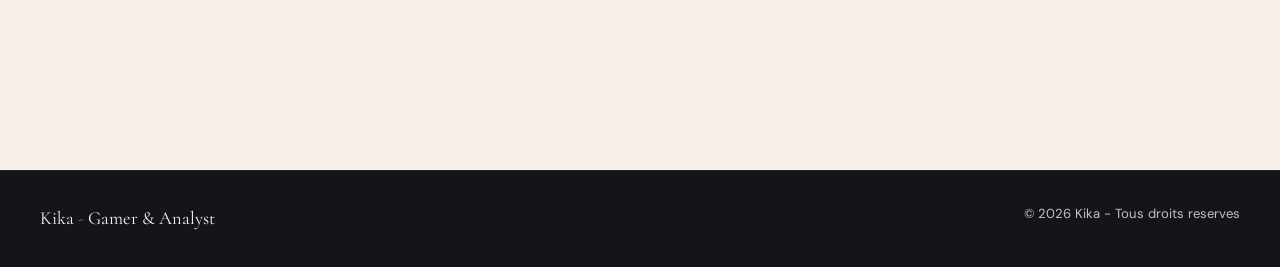
<file: analyse-rpg-narratif.html>
<!DOCTYPE html>
<html lang="fr">
<head>
<meta charset="UTF-8" />
<meta name="viewport" content="width=device-width, initial-scale=1.0" />
<title>Exemple de rapport - RPG narratif | Kika</title>
<link rel="preconnect" href="https://fonts.googleapis.com" />
<link rel="preconnect" href="https://fonts.gstatic.com" crossorigin />
<link href="https://fonts.googleapis.com/css2?family=Bebas+Neue&family=Cormorant+Garamond:wght@300;400;500;600&family=DM+Sans:wght@300;400;500;700&display=swap" rel="stylesheet" />
<link rel="stylesheet" href="styles.css" />
</head>
<body class="article-page">

<nav>
  <div class="nav-logo">Kika <span class="nav-sub">- Gamer &amp; Analyst</span></div>
  <ul class="nav-links">
    <li><a href="index.html#accueil">Accueil</a></li>
    <li><a href="index.html#analyses">Analyses</a></li>
    <li><a href="index.html#methode">Methode</a></li>
    <li><a href="devis.html">Devis</a></li>
    <li><a href="index.html#contact">Contact</a></li>
  </ul>
  <div class="nav-actions">
    <a href="devis.html" class="nav-button">Demande de devis</a>
  </div>
</nav>

<header class="article-header">
  <div class="article-header-inner">
    <a href="index.html#analyses" class="article-back">Retour aux analyses gratuites</a>
    <div class="article-meta-row">
      <span class="article-pill primary">Formule complete</span>
      <span class="article-pill">RPG narratif</span>
      <span class="article-pill">Demo jouable</span>
      <span class="article-pill">4 h de test</span>
    </div>
    <h1>Exemple gratuit - analyse complete</h1>
    <p>
      Ce premier extrait montre comment j'articule lisibilite des systemes, fluidite
      narrative et stabilite globale sur un RPG axe dialogues et choix.
    </p>
    <div class="article-score-grid">
      <span class="article-score">Global 8.3 / 10</span>
      <span class="article-score">QA 8.4 / 10</span>
      <span class="article-score">Joueur 8.1 / 10</span>
      <span class="article-score">4 anomalies prioritaires</span>
    </div>
  </div>
</header>

<main class="article-main">
  <section class="article-section">
    <p class="article-section-label">Contexte</p>
    <h2>Ce que cet extrait represente</h2>
    <p class="article-copy">
      Il s'agit d'un exemple de restitution publique pour un RPG narratif centre sur un
      prologue jouable. Le but n'est pas de tout reveler, mais de montrer la facon dont
      je transforme une session de test en observations utiles pour un studio.
    </p>
  </section>

  <section class="article-section">
    <p class="article-section-label">Axes de lecture</p>
    <h2>Ce que j'ai regarde en priorite</h2>
    <div class="article-cards">
      <article class="article-panel">
        <h3>Onboarding</h3>
        <p>Comprendre si les premieres vingt minutes installent clairement les regles, les enjeux et les commandes sans surcharger le joueur.</p>
      </article>
      <article class="article-panel">
        <h3>Dialogues et quetes</h3>
        <p>Verifier la lisibilite des choix, la coherence des reponses et le rythme des sequences de discussion.</p>
      </article>
      <article class="article-panel">
        <h3>Stabilite fonctionnelle</h3>
        <p>Observer la tenue des sauvegardes, des transitions de zone et des interactions de quete les plus critiques.</p>
      </article>
      <article class="article-panel">
        <h3>Ressenti joueur</h3>
        <p>Identifier le moment exact ou la curiosite augmente, puis celui ou le rythme retombe ou se brouille.</p>
      </article>
    </div>
  </section>

  <section class="article-section">
    <p class="article-section-label">Observations QA</p>
    <h2>Ce qui ressort en priorite</h2>
    <div class="article-columns">
      <article class="article-panel">
        <h3>Points a corriger vite</h3>
        <ul class="article-list">
          <li>La camera saute de facon visible lors de certaines transitions entre dialogue et gameplay.</li>
          <li>Deux invites de quete restent affichees apres un chargement rapide et perturbent la lecture de l'objectif.</li>
          <li>Une collision de decor bloque momentanement le personnage dans les escaliers du marche.</li>
        </ul>
      </article>
      <article class="article-panel">
        <h3>Ce qui est deja solide</h3>
        <ul class="article-list">
          <li>Les sauvegardes manuelles restent fiables sur l'ensemble du segment teste.</li>
          <li>Le jeu communique bien ses enjeux scenaristiques des les premieres scenes.</li>
          <li>Le journal de quete est clair et soutient correctement la progression.</li>
        </ul>
      </article>
    </div>
  </section>

  <section class="article-section">
    <p class="article-section-label">Experience joueur</p>
    <h2>Ce que le build fait ressentir</h2>
    <p class="article-copy">
      Le build installe vite son atmosphere et sa promesse narrative. Le plaisir vient
      surtout de la qualite des dialogues et de la facon dont les enjeux personnels du
      personnage principal sont poses. Les ralentissements arrivent lorsque les interactions
      secondaires interrompent trop brutalement le flux.
    </p>
    <div class="article-final">
      <h3>Ce que montre cette formule</h3>
      <p class="article-copy">
        Un RPG prometteur, deja lisible et engageant, mais qui gagnerait beaucoup a lisser
        ses transitions et a nettoyer quelques frictions d'interface avant une presentation
        publique plus large.
      </p>
      <div class="hero-tags article-cta">
        <span>+ Dialogues forts</span>
        <span>+ Journal clair</span>
        <span>- Rythme heurte sur certaines transitions</span>
      </div>
      <a href="devis.html" class="button button-primary article-cta">Ouvrir la page de devis</a>
    </div>
  </section>
</main>

<footer>
  <div class="footer-name">Kika <span>-</span> Gamer &amp; Analyst</div>
  <div class="footer-copy">&copy; 2026 Kika - Tous droits reserves</div>
</footer>

</body>
</html>
</file>
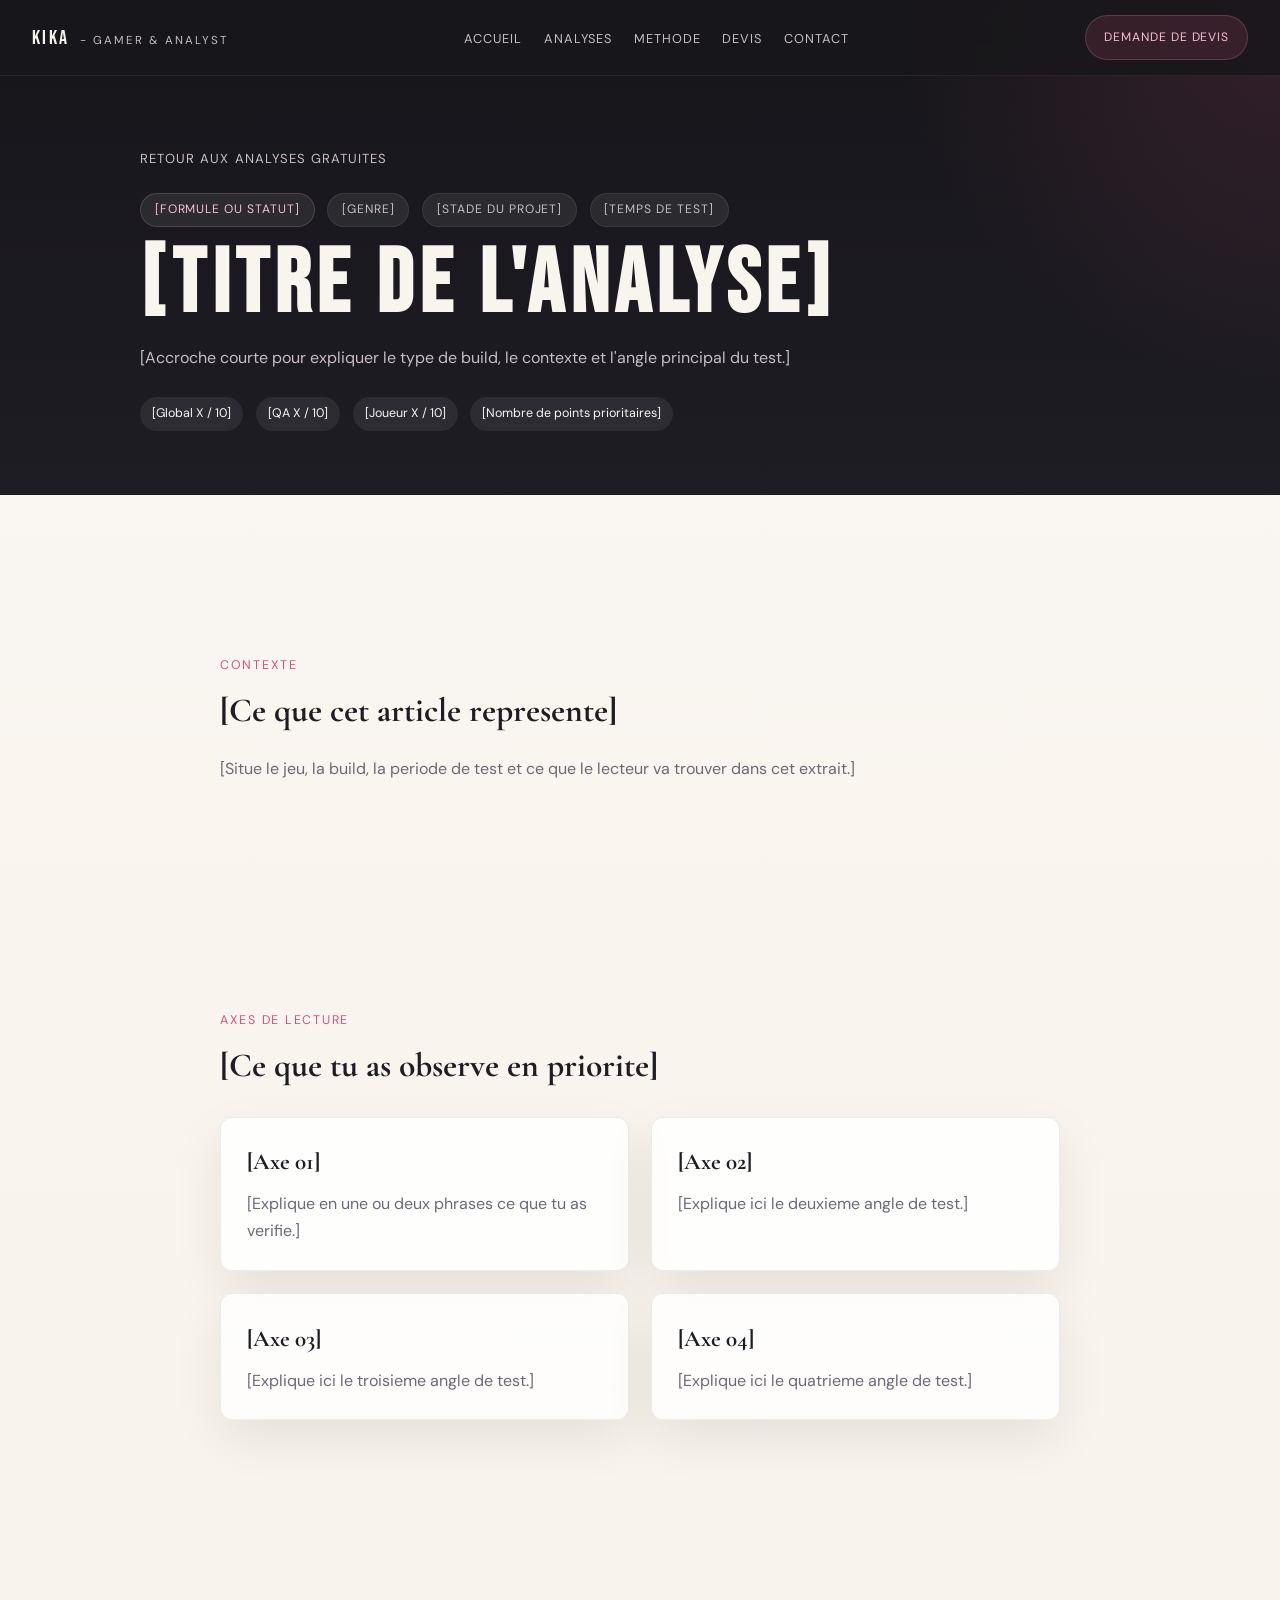
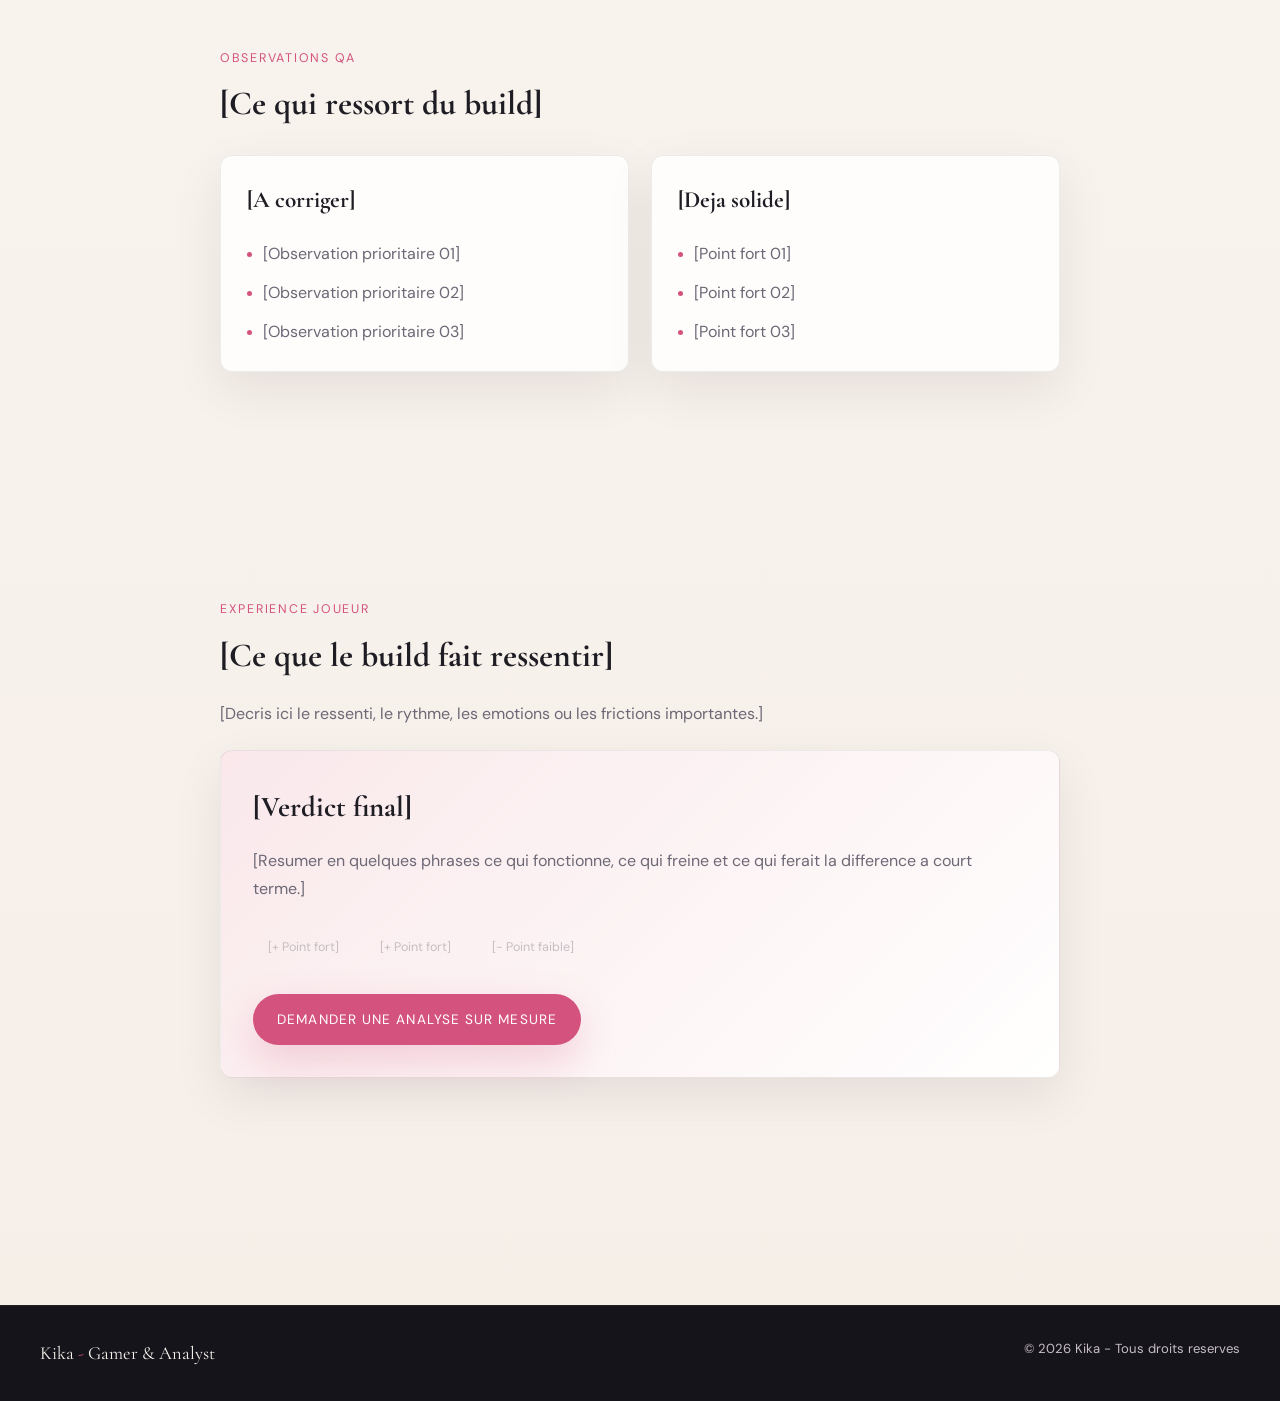
<file: article-template.html>
<!DOCTYPE html>
<html lang="fr">
<head>
<meta charset="UTF-8" />
<meta name="viewport" content="width=device-width, initial-scale=1.0" />
<title>[Titre de l'analyse] | Kika</title>
<link rel="preconnect" href="https://fonts.googleapis.com" />
<link rel="preconnect" href="https://fonts.gstatic.com" crossorigin />
<link href="https://fonts.googleapis.com/css2?family=Bebas+Neue&family=Cormorant+Garamond:wght@300;400;500;600&family=DM+Sans:wght@300;400;500;700&display=swap" rel="stylesheet" />
<link rel="stylesheet" href="styles.css" />
</head>
<body class="article-page">

<nav>
  <div class="nav-logo">Kika <span class="nav-sub">- Gamer &amp; Analyst</span></div>
  <ul class="nav-links">
    <li><a href="index.html#accueil">Accueil</a></li>
    <li><a href="index.html#analyses">Analyses</a></li>
    <li><a href="index.html#methode">Methode</a></li>
    <li><a href="devis.html">Devis</a></li>
    <li><a href="index.html#contact">Contact</a></li>
  </ul>
  <div class="nav-actions">
    <a href="devis.html" class="nav-button">Demande de devis</a>
  </div>
</nav>

<header class="article-header">
  <div class="article-header-inner">
    <a href="index.html#analyses" class="article-back">Retour aux analyses gratuites</a>
    <div class="article-meta-row">
      <span class="article-pill primary">[Formule ou statut]</span>
      <span class="article-pill">[Genre]</span>
      <span class="article-pill">[Stade du projet]</span>
      <span class="article-pill">[Temps de test]</span>
    </div>
    <h1>[Titre de l'analyse]</h1>
    <p>[Accroche courte pour expliquer le type de build, le contexte et l'angle principal du test.]</p>
    <div class="article-score-grid">
      <span class="article-score">[Global X / 10]</span>
      <span class="article-score">[QA X / 10]</span>
      <span class="article-score">[Joueur X / 10]</span>
      <span class="article-score">[Nombre de points prioritaires]</span>
    </div>
  </div>
</header>

<main class="article-main">
  <section class="article-section">
    <p class="article-section-label">Contexte</p>
    <h2>[Ce que cet article represente]</h2>
    <p class="article-copy">
      [Situe le jeu, la build, la periode de test et ce que le lecteur va trouver dans cet extrait.]
    </p>
  </section>

  <section class="article-section">
    <p class="article-section-label">Axes de lecture</p>
    <h2>[Ce que tu as observe en priorite]</h2>
    <div class="article-cards">
      <article class="article-panel">
        <h3>[Axe 01]</h3>
        <p>[Explique en une ou deux phrases ce que tu as verifie.]</p>
      </article>
      <article class="article-panel">
        <h3>[Axe 02]</h3>
        <p>[Explique ici le deuxieme angle de test.]</p>
      </article>
      <article class="article-panel">
        <h3>[Axe 03]</h3>
        <p>[Explique ici le troisieme angle de test.]</p>
      </article>
      <article class="article-panel">
        <h3>[Axe 04]</h3>
        <p>[Explique ici le quatrieme angle de test.]</p>
      </article>
    </div>
  </section>

  <section class="article-section">
    <p class="article-section-label">Observations QA</p>
    <h2>[Ce qui ressort du build]</h2>
    <div class="article-columns">
      <article class="article-panel">
        <h3>[A corriger]</h3>
        <ul class="article-list">
          <li>[Observation prioritaire 01]</li>
          <li>[Observation prioritaire 02]</li>
          <li>[Observation prioritaire 03]</li>
        </ul>
      </article>
      <article class="article-panel">
        <h3>[Deja solide]</h3>
        <ul class="article-list">
          <li>[Point fort 01]</li>
          <li>[Point fort 02]</li>
          <li>[Point fort 03]</li>
        </ul>
      </article>
    </div>
  </section>

  <section class="article-section">
    <p class="article-section-label">Experience joueur</p>
    <h2>[Ce que le build fait ressentir]</h2>
    <p class="article-copy">
      [Decris ici le ressenti, le rythme, les emotions ou les frictions importantes.]
    </p>
    <div class="article-final">
      <h3>[Verdict final]</h3>
      <p class="article-copy">
        [Resumer en quelques phrases ce qui fonctionne, ce qui freine et ce qui ferait la difference a court terme.]
      </p>
      <div class="hero-tags article-cta">
        <span>[+ Point fort]</span>
        <span>[+ Point fort]</span>
        <span>[- Point faible]</span>
      </div>
      <a href="devis.html" class="button button-primary article-cta">Demander une analyse sur mesure</a>
    </div>
  </section>
</main>

<footer>
  <div class="footer-name">Kika <span>-</span> Gamer &amp; Analyst</div>
  <div class="footer-copy">&copy; 2026 Kika - Tous droits reserves</div>
</footer>

</body>
</html>
</file>
<file: styles.css>
:root {
  --anthracite: #18171b;
  --anthracite-light: #232228;
  --anthracite-mid: #34323d;
  --rose: #d4537e;
  --rose-light: #f4c0d1;
  --rose-pale: #fbeaf0;
  --cream: #f8f4ee;
  --paper: #fffdfa;
  --text-main: #1f1d24;
  --text-muted: #6c6875;
  --text-on-dark: #f8f4ee;
  --text-muted-on-dark: #c7bec3;
  --border-soft: rgba(31, 29, 36, 0.08);
  --shadow-soft: 0 18px 50px rgba(20, 18, 24, 0.08);
  --shadow-strong: 0 22px 60px rgba(20, 18, 24, 0.16);
  --font-brand: "Bebas Neue", sans-serif;
  --font-display: "Cormorant Garamond", serif;
  --font-body: "DM Sans", sans-serif;
  --section-padding: 6rem 2.5rem;
  --container-width: 1100px;
  --radius: 12px;
}

* {
  box-sizing: border-box;
  margin: 0;
  padding: 0;
}

html {
  scroll-behavior: smooth;
}

body {
  font-family: var(--font-body);
  background: linear-gradient(180deg, #fcfaf7 0%, #f7f2eb 100%);
  color: var(--text-main);
  font-size: 16px;
  line-height: 1.7;
}

img {
  display: block;
  max-width: 100%;
}

section {
  padding: var(--section-padding);
  scroll-margin-top: 110px;
}

.container {
  max-width: var(--container-width);
  margin: 0 auto;
}

.section-dark {
  background:
    radial-gradient(circle at top right, rgba(212, 83, 126, 0.14), transparent 26%),
    linear-gradient(180deg, #17161b 0%, #1f1d24 100%);
}

.section-label {
  color: var(--rose);
  font-size: 0.78rem;
  letter-spacing: 0.16em;
  text-transform: uppercase;
  margin-bottom: 0.85rem;
}

.section-title {
  font-family: var(--font-display);
  font-size: clamp(2.4rem, 4vw, 3.4rem);
  font-weight: 400;
  line-height: 1.08;
  margin-bottom: 1.25rem;
}

.section-intro {
  max-width: 720px;
  color: var(--text-muted);
  margin-bottom: 3rem;
}

.section-dark .section-title,
.section-dark .section-intro {
  color: var(--text-on-dark);
}

.section-dark .section-intro {
  color: var(--text-muted-on-dark);
}

.button {
  display: inline-flex;
  align-items: center;
  justify-content: center;
  gap: 0.55rem;
  min-height: 48px;
  padding: 0.8rem 1.45rem;
  border-radius: 999px;
  border: 1px solid transparent;
  text-decoration: none;
  font-size: 0.85rem;
  letter-spacing: 0.08em;
  text-transform: uppercase;
  transition: transform 0.2s ease, box-shadow 0.2s ease, background 0.2s ease, border-color 0.2s ease, color 0.2s ease;
  cursor: pointer;
  font-family: inherit;
}

.button:hover {
  transform: translateY(-2px);
}

.button-primary {
  background: var(--rose);
  color: #fff;
  box-shadow: 0 16px 40px rgba(212, 83, 126, 0.24);
}

.button-primary:hover {
  background: #bf436b;
}

.button-secondary {
  border-color: rgba(212, 83, 126, 0.3);
  color: var(--rose);
  background: rgba(255, 255, 255, 0.74);
}

.button-secondary:hover {
  background: var(--rose-pale);
}

.section-dark .button-secondary {
  background: transparent;
  color: var(--rose-light);
  border-color: rgba(244, 192, 209, 0.26);
}

nav {
  position: fixed;
  inset: 0 0 auto 0;
  z-index: 100;
  height: 76px;
  padding: 0 2rem;
  display: flex;
  align-items: center;
  justify-content: space-between;
  gap: 1.5rem;
  background: rgba(24, 23, 27, 0.88);
  backdrop-filter: blur(18px);
  border-bottom: 1px solid rgba(255, 255, 255, 0.06);
}

.nav-logo {
  font-family: var(--font-brand);
  font-size: 1.25rem;
  letter-spacing: 0.12em;
  color: var(--text-on-dark);
  white-space: nowrap;
}

.nav-sub {
  font-family: var(--font-body);
  font-size: 0.72rem;
  letter-spacing: 0.18em;
  text-transform: uppercase;
  color: var(--text-muted-on-dark);
  margin-left: 0.3rem;
}

.nav-links {
  display: flex;
  align-items: center;
  gap: 1.35rem;
  list-style: none;
  flex-wrap: wrap;
}

.nav-links a {
  color: var(--text-muted-on-dark);
  text-decoration: none;
  font-size: 0.8rem;
  letter-spacing: 0.08em;
  text-transform: uppercase;
  transition: color 0.2s ease;
}

.nav-links a:hover {
  color: var(--rose-light);
}

.nav-actions {
  display: flex;
  align-items: center;
}

.nav-button {
  display: inline-flex;
  align-items: center;
  justify-content: center;
  min-height: 44px;
  padding: 0.7rem 1.1rem;
  border-radius: 999px;
  background: rgba(212, 83, 126, 0.16);
  border: 1px solid rgba(244, 192, 209, 0.18);
  color: var(--rose-light);
  text-decoration: none;
  font-size: 0.76rem;
  letter-spacing: 0.08em;
  text-transform: uppercase;
}

#accueil {
  min-height: 100vh;
  display: flex;
  align-items: center;
  position: relative;
  overflow: hidden;
  padding-top: 8rem;
  background:
    radial-gradient(circle at top right, rgba(212, 83, 126, 0.22), transparent 24%),
    radial-gradient(circle at left bottom, rgba(212, 83, 126, 0.1), transparent 24%),
    linear-gradient(180deg, #16151a 0%, #1f1d24 100%);
}

#accueil::before,
.page-hero::before {
  content: "";
  position: absolute;
  inset: auto auto -80px -80px;
  width: 240px;
  height: 240px;
  border-radius: 50%;
  background: radial-gradient(circle, rgba(212, 83, 126, 0.18), transparent 70%);
  pointer-events: none;
}

.hero-inner,
.page-hero-inner {
  width: 100%;
  max-width: var(--container-width);
  margin: 0 auto;
  position: relative;
  z-index: 1;
}

.hero-tag,
.page-kicker {
  display: inline-flex;
  align-items: center;
  gap: 0.5rem;
  border-radius: 999px;
  border: 1px solid rgba(244, 192, 209, 0.26);
  padding: 0.4rem 0.95rem;
  color: var(--rose-light);
  font-size: 0.76rem;
  letter-spacing: 0.14em;
  text-transform: uppercase;
}

.hero-title {
  margin-top: 1.35rem;
}

.hero-name {
  display: block;
  font-family: var(--font-brand);
  font-size: clamp(4.4rem, 11vw, 7.5rem);
  line-height: 0.92;
  letter-spacing: 0.08em;
  color: var(--text-on-dark);
}

.hero-subtitle {
  display: block;
  margin-top: 0.55rem;
  font-size: clamp(1.6rem, 3vw, 2.4rem);
  text-transform: uppercase;
  letter-spacing: 0.3em;
  color: var(--rose-light);
}

.hero-slash {
  color: var(--rose);
}

.hero-slogan {
  max-width: 700px;
  margin-top: 1.6rem;
  color: var(--text-muted-on-dark);
  font-size: 1.04rem;
}

.hero-actions,
.page-actions,
.contact-actions,
.form-actions {
  display: flex;
  flex-wrap: wrap;
  gap: 0.9rem;
  margin-top: 2rem;
}

.hero-tags {
  display: flex;
  flex-wrap: wrap;
  gap: 0.75rem;
  margin-top: 2.2rem;
}

.hero-tags span,
.criteria-pill,
.article-tag {
  display: inline-flex;
  align-items: center;
  min-height: 34px;
  padding: 0.35rem 0.85rem;
  border-radius: 999px;
  border: 1px solid rgba(255, 255, 255, 0.1);
  color: var(--text-muted-on-dark);
  font-size: 0.78rem;
}

.bio-block {
  margin-top: 4.5rem;
  padding-top: 2.5rem;
  border-top: 1px solid rgba(255, 255, 255, 0.08);
  display: grid;
  grid-template-columns: 280px minmax(0, 1fr);
  gap: 3rem;
  align-items: center;
}

.bio-label {
  color: var(--rose);
  text-transform: uppercase;
  font-size: 0.72rem;
  letter-spacing: 0.14em;
  margin-bottom: 1rem;
}

.bio-text {
  color: var(--text-muted-on-dark);
  font-size: 0.98rem;
}

.logo-container {
  display: flex;
  align-items: center;
}

.logo-circle {
  width: 220px;
  height: 220px;
  object-fit: cover;
  border-radius: 50%;
  border: 3px solid rgba(212, 83, 126, 0.7);
  box-shadow: 0 0 28px rgba(212, 83, 126, 0.32);
  transition: transform 0.3s ease, box-shadow 0.3s ease;
}

.logo-circle:hover {
  transform: scale(1.05);
  box-shadow: 0 0 34px rgba(212, 83, 126, 0.46);
}

.articles-grid,
.offers-grid,
.archive-grid,
.article-cards,
.article-columns,
.page-card-grid {
  display: grid;
  gap: 1.4rem;
}

.articles-grid,
.offers-grid,
.archive-grid,
.page-card-grid {
  grid-template-columns: repeat(3, minmax(0, 1fr));
}

.article-card,
.offer-card,
.archive-card,
.quote-panel,
.quote-summary,
.contact-card,
.page-card,
.article-panel,
.article-final {
  background: rgba(255, 255, 255, 0.84);
  border: 1px solid var(--border-soft);
  border-radius: var(--radius);
  box-shadow: var(--shadow-soft);
}

.article-card,
.offer-card,
.archive-card,
.page-card,
.article-panel,
.article-final,
.contact-card {
  padding: 1.6rem;
}

.article-card {
  position: relative;
  overflow: hidden;
  transition: transform 0.25s ease, box-shadow 0.25s ease, border-color 0.25s ease;
}

.article-card::before,
.archive-card::before {
  content: "";
  position: absolute;
  inset: 0 auto 0 0;
  width: 4px;
  background: linear-gradient(180deg, var(--rose), rgba(212, 83, 126, 0));
}

.article-card:hover,
.archive-card:hover {
  transform: translateY(-6px);
  box-shadow: var(--shadow-strong);
}

.article-topline,
.archive-topline {
  color: var(--text-muted);
  font-size: 0.74rem;
  letter-spacing: 0.1em;
  text-transform: uppercase;
}

.article-genre,
.archive-genre {
  color: var(--rose);
  font-size: 0.78rem;
  letter-spacing: 0.08em;
  text-transform: uppercase;
  margin-top: 0.9rem;
}

.article-title,
.archive-title,
.offer-name,
.page-card h3 {
  font-family: var(--font-display);
  font-size: 1.6rem;
  font-weight: 500;
  line-height: 1.18;
  margin-top: 0.45rem;
}

.article-desc,
.archive-card p,
.offer-sub,
.offer-features li,
.quote-step p,
.contact-card p,
.contact-list li,
.summary-text,
.summary-list li,
.article-copy,
.article-list li,
.article-panel p,
.page-card p {
  color: var(--text-muted);
}

.article-meta,
.archive-card-footer,
.page-stats,
.article-score-grid {
  display: flex;
  flex-wrap: wrap;
  gap: 0.8rem;
  margin-top: 1rem;
}

.article-meta span,
.archive-card-footer span,
.page-stat,
.article-score {
  display: inline-flex;
  align-items: center;
  min-height: 34px;
  padding: 0.3rem 0.75rem;
  border-radius: 999px;
  background: var(--rose-pale);
  color: var(--rose);
  font-size: 0.78rem;
}

.article-meta span:last-child,
.archive-card-footer span:last-child,
.page-stat:last-child {
  background: rgba(31, 29, 36, 0.06);
  color: var(--text-muted);
}

.article-link,
.archive-link,
.inline-link {
  display: inline-flex;
  align-items: center;
  gap: 0.45rem;
  margin-top: 1.3rem;
  text-decoration: none;
  color: var(--rose);
  font-size: 0.84rem;
  letter-spacing: 0.06em;
  text-transform: uppercase;
}

.archive-highlight {
  margin-top: 2rem;
  padding: 2rem;
  border-radius: calc(var(--radius) + 4px);
  display: flex;
  justify-content: space-between;
  gap: 1.5rem;
  align-items: center;
  background:
    linear-gradient(135deg, rgba(212, 83, 126, 0.12), rgba(255, 255, 255, 0.7)),
    var(--paper);
  border: 1px solid rgba(212, 83, 126, 0.14);
  box-shadow: var(--shadow-soft);
}

.archive-label {
  color: var(--rose);
  font-size: 0.78rem;
  letter-spacing: 0.16em;
  text-transform: uppercase;
  margin-bottom: 0.5rem;
}

.archive-highlight h3 {
  font-family: var(--font-display);
  font-size: 2rem;
  margin-bottom: 0.5rem;
}

.archive-highlight p {
  max-width: 680px;
  color: var(--text-muted);
}

.method-grid {
  display: grid;
  grid-template-columns: repeat(2, minmax(0, 1fr));
  gap: 1.4rem;
}

.method-card {
  padding: 1.6rem;
  border-radius: var(--radius);
  background: rgba(255, 255, 255, 0.05);
  border: 1px solid rgba(255, 255, 255, 0.08);
}

.method-num {
  font-family: var(--font-display);
  font-size: 3rem;
  line-height: 1;
  color: rgba(244, 192, 209, 0.28);
}

.method-card-title {
  color: var(--text-on-dark);
  font-size: 1rem;
  margin-top: 0.6rem;
  margin-bottom: 0.45rem;
}

.method-card-text {
  color: var(--text-muted-on-dark);
}

.method-criteria {
  margin-top: 2rem;
  padding-top: 2rem;
  border-top: 1px solid rgba(255, 255, 255, 0.08);
}

.method-criteria h3 {
  color: var(--rose);
  font-size: 0.78rem;
  letter-spacing: 0.16em;
  text-transform: uppercase;
  margin-bottom: 1rem;
}

.criteria-list {
  display: flex;
  flex-wrap: wrap;
  gap: 0.7rem;
}

.criteria-pill {
  color: var(--text-on-dark);
  background: rgba(255, 255, 255, 0.05);
}

.offer-card {
  display: flex;
  flex-direction: column;
  min-height: 100%;
  transition: transform 0.25s ease, box-shadow 0.25s ease, border-color 0.25s ease;
}

.offer-card.featured {
  border: 1px solid rgba(212, 83, 126, 0.4);
  box-shadow: var(--shadow-strong);
  position: relative;
}

.offer-card:hover {
  transform: translateY(-6px);
  box-shadow: var(--shadow-strong);
}

.offer-icon {
  width: 50px;
  height: 50px;
  border-radius: 14px;
  display: grid;
  place-items: center;
  background: var(--rose-pale);
  color: var(--rose);
  font-weight: 700;
  letter-spacing: 0.08em;
}

.offer-badge {
  position: absolute;
  top: -13px;
  left: 1.6rem;
  display: inline-flex;
  align-items: center;
  min-height: 30px;
  padding: 0.2rem 0.8rem;
  border-radius: 999px;
  background: var(--rose);
  color: #fff;
  font-size: 0.72rem;
  letter-spacing: 0.1em;
  text-transform: uppercase;
}

.offer-sub {
  margin-top: 0.4rem;
}

.offer-features {
  list-style: none;
  margin-top: 1.2rem;
  display: flex;
  flex-direction: column;
  gap: 0.75rem;
  flex: 1;
}

.offer-features li {
  position: relative;
  padding-left: 1rem;
}

.offer-features li::before {
  content: "";
  position: absolute;
  left: 0;
  top: 0.75rem;
  width: 5px;
  height: 5px;
  border-radius: 50%;
  background: var(--rose);
}

.offer-cta {
  margin-top: 1.6rem;
}

.offer-cta-outline {
  border: 1px solid var(--rose);
  color: var(--rose);
  background: transparent;
}

.offer-cta-filled {
  background: var(--rose);
  color: #fff;
}

.offers-cta-bar {
  margin-top: 1.5rem;
  display: flex;
  flex-direction: column;
  gap: 0.75rem;
}

.offers-cta-button {
  width: 100%;
}

.offers-cta-note {
  text-align: center;
  color: var(--text-muted);
  font-size: 0.92rem;
}

.quote-layout {
  display: grid;
  grid-template-columns: minmax(0, 1.35fr) minmax(320px, 0.85fr);
  gap: 1.6rem;
  align-items: start;
}

.quote-panel {
  padding: 1.8rem;
}

.quote-process {
  margin-bottom: 2rem;
}

.quote-process-label {
  color: var(--rose-light);
  font-size: 0.76rem;
  letter-spacing: 0.16em;
  text-transform: uppercase;
  margin-bottom: 1rem;
}

.quote-steps {
  display: grid;
  gap: 0.9rem;
}

.quote-step {
  display: grid;
  grid-template-columns: 42px minmax(0, 1fr);
  gap: 1rem;
  padding: 1rem 1.1rem;
  border-radius: var(--radius);
  background: rgba(255, 255, 255, 0.05);
  border: 1px solid rgba(255, 255, 255, 0.08);
}

.quote-step span {
  width: 42px;
  height: 42px;
  border-radius: 50%;
  display: grid;
  place-items: center;
  background: rgba(212, 83, 126, 0.12);
  color: var(--rose-light);
  font-weight: 700;
}

.quote-step p {
  color: var(--text-muted-on-dark);
}

.form-grid {
  display: grid;
  grid-template-columns: repeat(2, minmax(0, 1fr));
  gap: 1rem;
}

.form-field {
  display: flex;
  flex-direction: column;
  gap: 0.5rem;
}

.form-field span {
  color: var(--text-on-dark);
  font-size: 0.84rem;
}

.form-field-full {
  grid-column: 1 / -1;
}

.quote-form input,
.quote-form select,
.quote-form textarea {
  min-height: 50px;
  border-radius: 12px;
  border: 1px solid rgba(255, 255, 255, 0.08);
  background: rgba(255, 255, 255, 0.06);
  color: var(--text-on-dark);
  padding: 0.85rem 1rem;
  font: inherit;
  outline: none;
  transition: border-color 0.2s ease, background 0.2s ease;
}

.quote-form input::placeholder,
.quote-form textarea::placeholder {
  color: rgba(255, 255, 255, 0.48);
}

.quote-form input:focus,
.quote-form select:focus,
.quote-form textarea:focus {
  border-color: rgba(244, 192, 209, 0.4);
  background: rgba(255, 255, 255, 0.08);
}

.quote-form textarea {
  min-height: 150px;
  resize: vertical;
}

.form-note,
.summary-disclaimer {
  margin-top: 1rem;
  color: var(--text-muted-on-dark);
  font-size: 0.84rem;
}

.quote-summary {
  padding: 1.8rem;
  position: sticky;
  top: 108px;
  background:
    linear-gradient(180deg, rgba(255, 255, 255, 0.96), rgba(255, 253, 250, 0.94)),
    var(--paper);
}

.summary-label {
  color: var(--rose);
  font-size: 0.78rem;
  letter-spacing: 0.16em;
  text-transform: uppercase;
}

.quote-summary h3 {
  font-family: var(--font-display);
  font-size: 2rem;
  margin-top: 0.6rem;
}

.summary-text {
  margin-top: 0.8rem;
}

.summary-metrics {
  display: grid;
  grid-template-columns: repeat(3, minmax(0, 1fr));
  gap: 0.8rem;
  margin-top: 1.4rem;
}

.summary-metric {
  padding: 0.9rem;
  border-radius: 14px;
  background: rgba(212, 83, 126, 0.08);
}

.summary-metric span {
  display: block;
  font-size: 0.72rem;
  letter-spacing: 0.08em;
  text-transform: uppercase;
  color: var(--text-muted);
}

.summary-metric strong {
  display: block;
  margin-top: 0.35rem;
  color: var(--text-main);
  line-height: 1.4;
}

.summary-list,
.contact-list,
.article-list {
  list-style: none;
  display: flex;
  flex-direction: column;
  gap: 0.75rem;
  margin-top: 1.2rem;
}

.summary-list li,
.contact-list li,
.article-list li {
  position: relative;
  padding-left: 1rem;
}

.summary-list li::before,
.contact-list li::before,
.article-list li::before {
  content: "";
  position: absolute;
  left: 0;
  top: 0.74rem;
  width: 5px;
  height: 5px;
  border-radius: 50%;
  background: var(--rose);
}

.summary-mail-link {
  display: inline-flex;
  margin-top: 1.4rem;
  color: var(--rose);
  text-decoration: none;
  font-size: 0.84rem;
  letter-spacing: 0.08em;
  text-transform: uppercase;
}

.status-message {
  min-height: 1.4rem;
  margin-top: 1rem;
  color: var(--rose);
  font-size: 0.84rem;
}

#contact.section-dark {
  background:
    radial-gradient(circle at top right, rgba(212, 83, 126, 0.14), transparent 26%),
    linear-gradient(180deg, #17161b 0%, #1f1d24 100%);
}

.contact-inner {
  display: grid;
  grid-template-columns: minmax(0, 0.85fr) minmax(0, 1fr);
  gap: 1.6rem;
  align-items: start;
}

.contact-info p,
.contact-card h3 {
  color: var(--text-muted-on-dark);
}

.contact-info strong {
  color: var(--text-on-dark);
}

.contact-detail {
  display: grid;
  gap: 0.9rem;
  margin-top: 1.4rem;
}

.contact-item {
  display: grid;
  grid-template-columns: 112px minmax(0, 1fr);
  gap: 1rem;
  padding: 0.95rem 1.1rem;
  border-radius: var(--radius);
  background: rgba(255, 255, 255, 0.05);
  border: 1px solid rgba(255, 255, 255, 0.08);
}

.contact-item-label {
  font-size: 0.76rem;
  letter-spacing: 0.12em;
  text-transform: uppercase;
  color: var(--rose);
}

.contact-item-value {
  color: var(--text-on-dark);
}

.contact-form {
  display: grid;
  grid-template-columns: repeat(2, minmax(0, 1fr));
  gap: 1rem;
  padding: 1.6rem;
  background: rgba(255, 255, 255, 0.05);
  border: 1px solid rgba(255, 255, 255, 0.08);
  border-radius: var(--radius);
  box-shadow: none;
}

.contact-field {
  display: flex;
  flex-direction: column;
  gap: 0.45rem;
}

.contact-field span {
  font-size: 0.8rem;
  letter-spacing: 0.08em;
  text-transform: uppercase;
  color: var(--text-muted-on-dark);
}

.contact-field-full {
  grid-column: 1 / -1;
}

.contact-form input,
.contact-form textarea {
  width: 100%;
  min-height: 50px;
  padding: 0.85rem 1rem;
  border-radius: 12px;
  border: 1px solid rgba(255, 255, 255, 0.08);
  background: rgba(255, 255, 255, 0.06);
  color: var(--text-on-dark);
  font: inherit;
  outline: none;
  transition: border-color 0.2s ease, box-shadow 0.2s ease;
}

.contact-form input::placeholder,
.contact-form textarea::placeholder {
  color: rgba(255, 255, 255, 0.48);
}

.contact-form textarea {
  min-height: 150px;
  resize: vertical;
}

.contact-form input:focus,
.contact-form textarea:focus {
  border-color: rgba(212, 83, 126, 0.55);
  box-shadow: 0 0 0 4px rgba(212, 83, 126, 0.12);
}

.contact-note {
  grid-column: 1 / -1;
  min-height: 1.4rem;
  color: var(--rose-light);
  font-size: 0.84rem;
}

footer {
  display: flex;
  justify-content: space-between;
  gap: 1rem;
  padding: 2rem 2.5rem;
  background: #15141a;
  border-top: 1px solid rgba(255, 255, 255, 0.06);
}

.footer-name {
  color: var(--text-on-dark);
  font-family: var(--font-display);
  font-size: 1.15rem;
}

.footer-name span {
  color: var(--rose);
}

.footer-copy {
  color: var(--text-muted-on-dark);
  font-size: 0.82rem;
}

.page-hero {
  position: relative;
  padding: 9rem 2.5rem 4.5rem;
  overflow: hidden;
  background:
    radial-gradient(circle at top right, rgba(212, 83, 126, 0.16), transparent 26%),
    linear-gradient(180deg, #16151a 0%, #1f1d24 100%);
}

.page-title {
  font-family: var(--font-display);
  font-size: clamp(2.8rem, 5vw, 4.4rem);
  color: var(--text-on-dark);
  line-height: 1.02;
  margin-top: 1rem;
}

.page-intro {
  max-width: 760px;
  margin-top: 1rem;
  color: var(--text-muted-on-dark);
}

.page-stats {
  margin-top: 1.6rem;
}

.page-stat {
  background: rgba(255, 255, 255, 0.07);
  color: var(--text-on-dark);
}

.page-content {
  padding: 4.5rem 2.5rem 6rem;
}

.page-note {
  margin-top: 2rem;
  padding: 1.4rem 1.5rem;
  border-radius: var(--radius);
  background: rgba(212, 83, 126, 0.08);
  border: 1px solid rgba(212, 83, 126, 0.12);
  color: var(--text-main);
}

.page-card-grid {
  margin-top: 2rem;
}

.page-card h3 {
  margin-top: 0;
}

.article-page {
  background: linear-gradient(180deg, #fbf7f2 0%, #f5efe8 100%);
}

.article-header {
  padding: 9rem 2.5rem 4rem;
  position: relative;
  overflow: hidden;
  background:
    radial-gradient(circle at top right, rgba(212, 83, 126, 0.16), transparent 28%),
    linear-gradient(180deg, #16151a 0%, #1f1d24 100%);
}

.article-header-inner {
  max-width: 1000px;
  margin: 0 auto;
  position: relative;
  z-index: 1;
}

.article-back {
  display: inline-flex;
  align-items: center;
  margin-bottom: 1.4rem;
  color: var(--text-muted-on-dark);
  text-decoration: none;
  font-size: 0.82rem;
  letter-spacing: 0.08em;
  text-transform: uppercase;
}

.article-meta-row {
  display: flex;
  flex-wrap: wrap;
  gap: 0.8rem;
}

.article-pill {
  display: inline-flex;
  align-items: center;
  min-height: 34px;
  padding: 0.35rem 0.85rem;
  border-radius: 999px;
  background: rgba(255, 255, 255, 0.08);
  border: 1px solid rgba(255, 255, 255, 0.08);
  color: var(--text-muted-on-dark);
  font-size: 0.76rem;
  letter-spacing: 0.08em;
  text-transform: uppercase;
}

.article-pill.primary {
  color: var(--rose-light);
  border-color: rgba(244, 192, 209, 0.18);
}

.article-header h1 {
  margin-top: 1rem;
  font-family: var(--font-brand);
  font-size: clamp(3.3rem, 7vw, 5.6rem);
  letter-spacing: 0.07em;
  line-height: 0.95;
  color: var(--text-on-dark);
}

.article-header p {
  max-width: 760px;
  margin-top: 1rem;
  color: var(--text-muted-on-dark);
}

.article-score-grid {
  margin-top: 1.6rem;
}

.article-score {
  background: rgba(255, 255, 255, 0.07);
  color: var(--text-on-dark);
}

.article-main {
  max-width: 1000px;
  margin: 0 auto;
  padding: 4rem 2.5rem 6rem;
}

.article-section {
  margin-bottom: 2.2rem;
}

.article-section + .article-section {
  margin-top: 2.2rem;
}

.article-section-label {
  color: var(--rose);
  font-size: 0.78rem;
  letter-spacing: 0.14em;
  text-transform: uppercase;
}

.article-section h2 {
  font-family: var(--font-display);
  font-size: 2.1rem;
  margin-top: 0.4rem;
}

.article-copy {
  margin-top: 1rem;
}

.article-columns,
.article-cards {
  grid-template-columns: repeat(2, minmax(0, 1fr));
  margin-top: 1.4rem;
}

.article-panel h3 {
  font-family: var(--font-display);
  font-size: 1.45rem;
  margin-bottom: 0.45rem;
}

.article-panel strong {
  color: var(--text-main);
}

.article-final {
  margin-top: 1.4rem;
  padding: 2rem;
  background:
    linear-gradient(135deg, rgba(212, 83, 126, 0.12), rgba(255, 255, 255, 0.84)),
    var(--paper);
}

.article-final h3 {
  font-family: var(--font-display);
  font-size: 1.8rem;
}

.article-cta {
  margin-top: 1.8rem;
}

code {
  font-family: Consolas, monospace;
  font-size: 0.9em;
}

@media (max-width: 1080px) {
  nav {
    height: auto;
    padding: 1rem 1.4rem;
    align-items: flex-start;
    flex-wrap: wrap;
  }

  .nav-actions {
    width: 100%;
  }

  .nav-button {
    width: 100%;
  }

  #accueil,
  .page-hero,
  .article-header {
    padding-top: 11rem;
  }

  .articles-grid,
  .offers-grid,
  .archive-grid,
  .page-card-grid {
    grid-template-columns: repeat(2, minmax(0, 1fr));
  }

  .quote-layout,
  .contact-inner,
  .bio-block {
    grid-template-columns: 1fr;
  }

  .quote-summary {
    position: static;
  }
}

@media (max-width: 760px) {
  section,
  .page-content,
  .article-main {
    padding-left: 1.25rem;
    padding-right: 1.25rem;
  }

  #accueil,
  .page-hero,
  .article-header {
    padding-left: 1.25rem;
    padding-right: 1.25rem;
  }

  .articles-grid,
  .offers-grid,
  .archive-grid,
  .page-card-grid,
  .method-grid,
  .article-columns,
  .article-cards,
  .summary-metrics,
  .form-grid,
  .contact-form {
    grid-template-columns: 1fr;
  }

  .archive-highlight,
  footer {
    flex-direction: column;
    align-items: flex-start;
  }

  .contact-item {
    grid-template-columns: 1fr;
    gap: 0.45rem;
  }

  .logo-circle {
    width: 180px;
    height: 180px;
  }

  .hero-subtitle {
    letter-spacing: 0.15em;
  }
}
</file>
